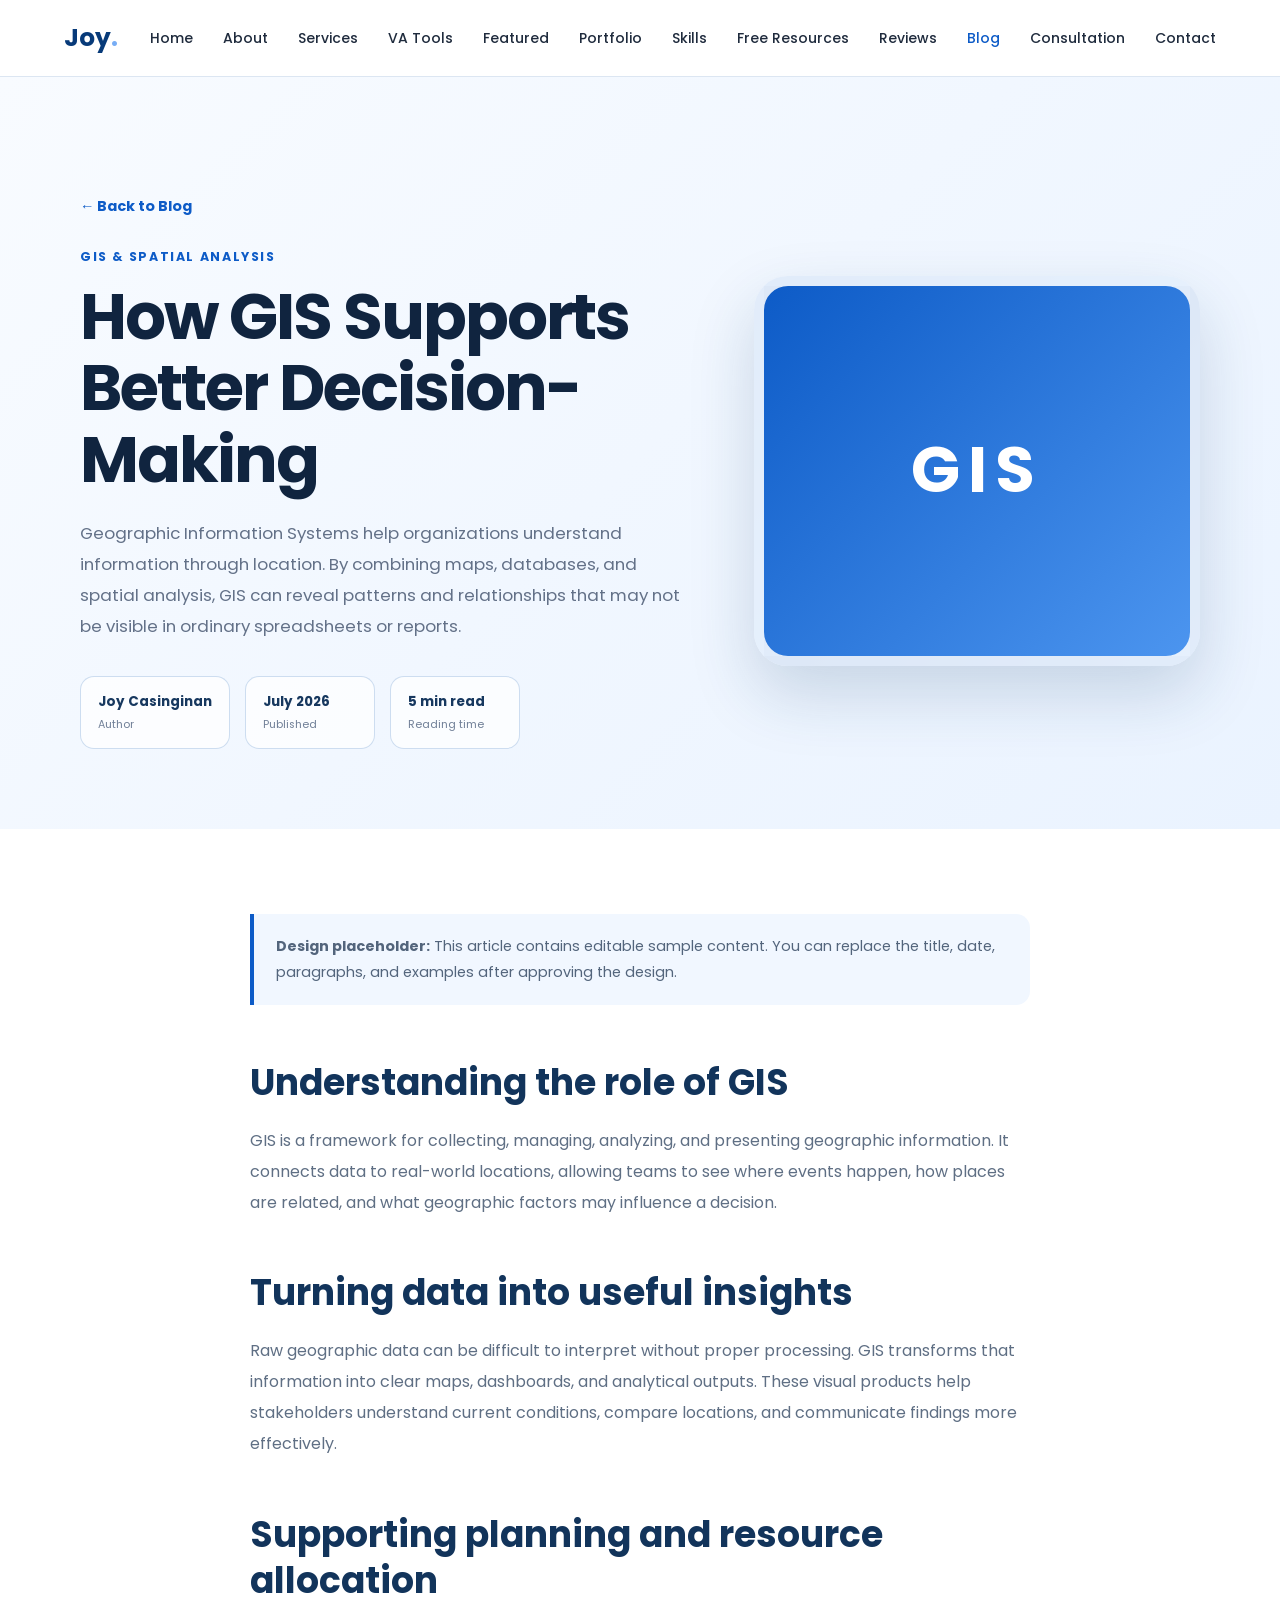
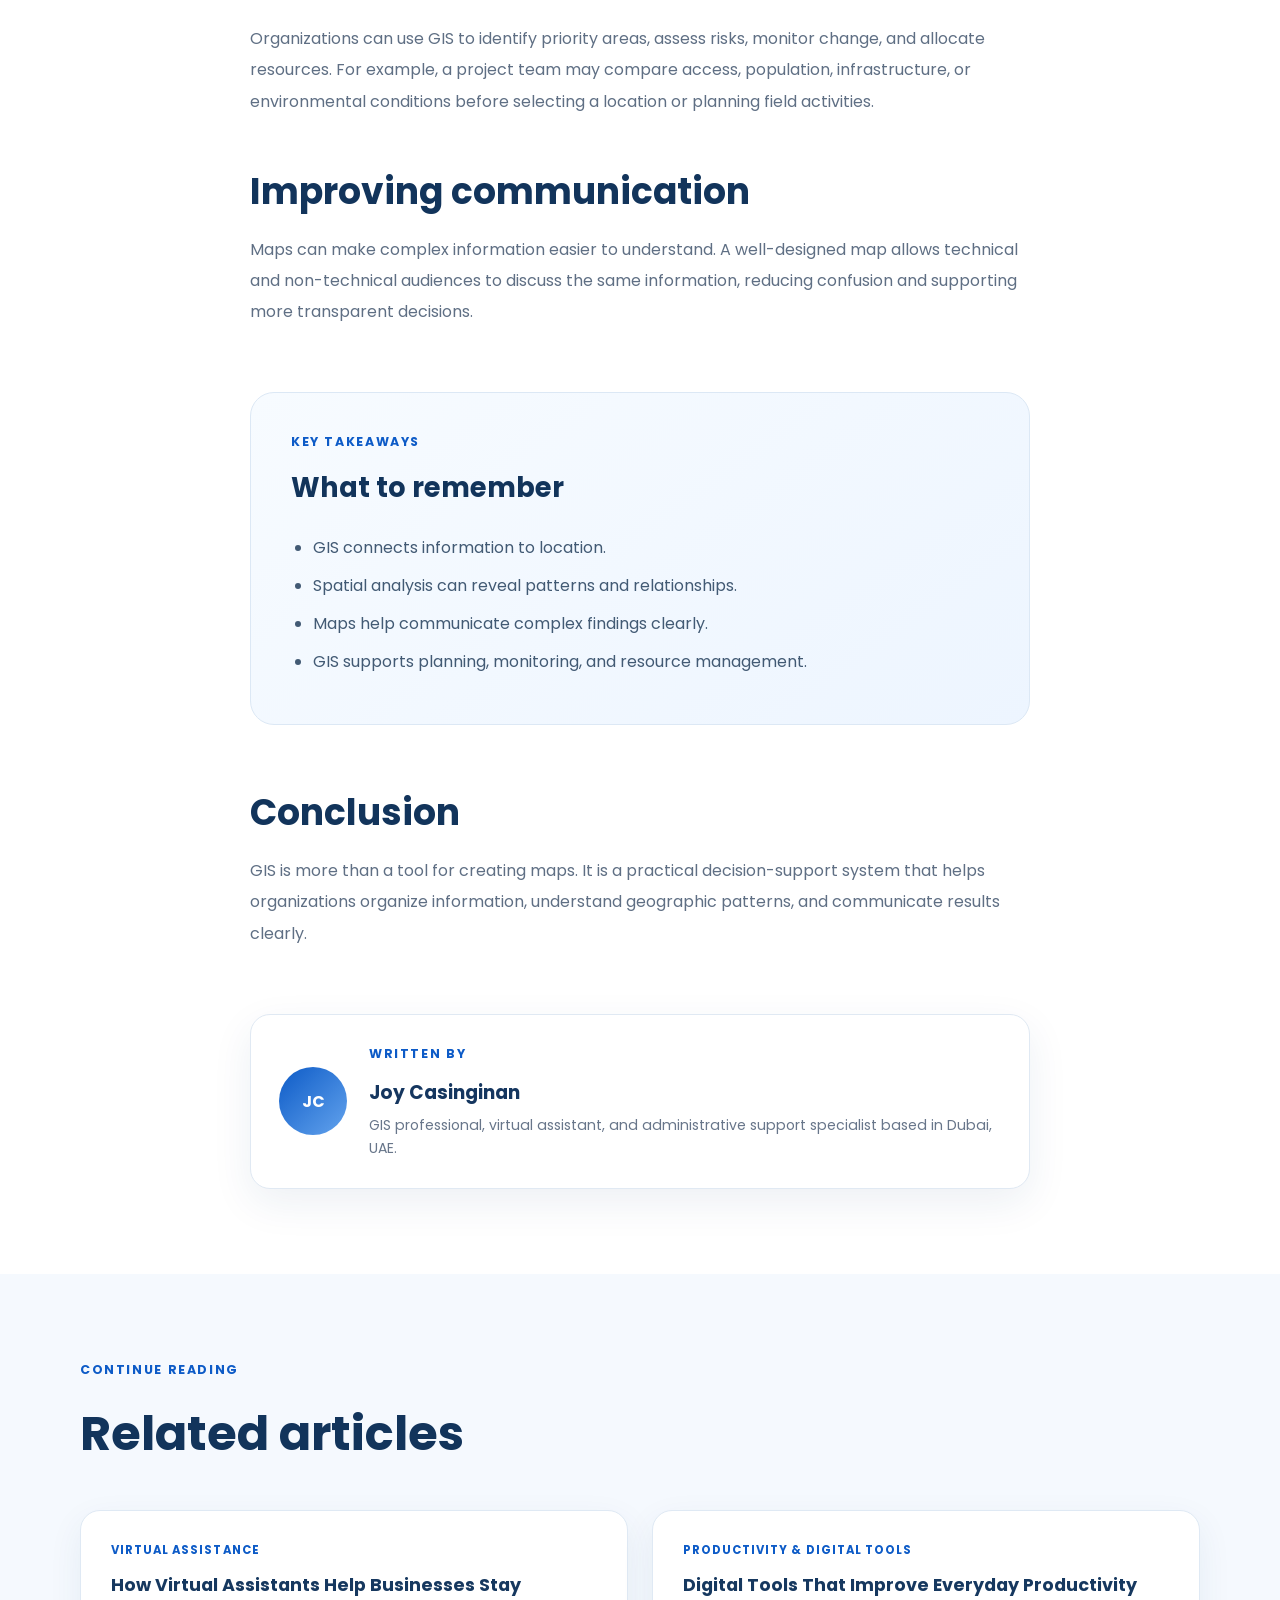
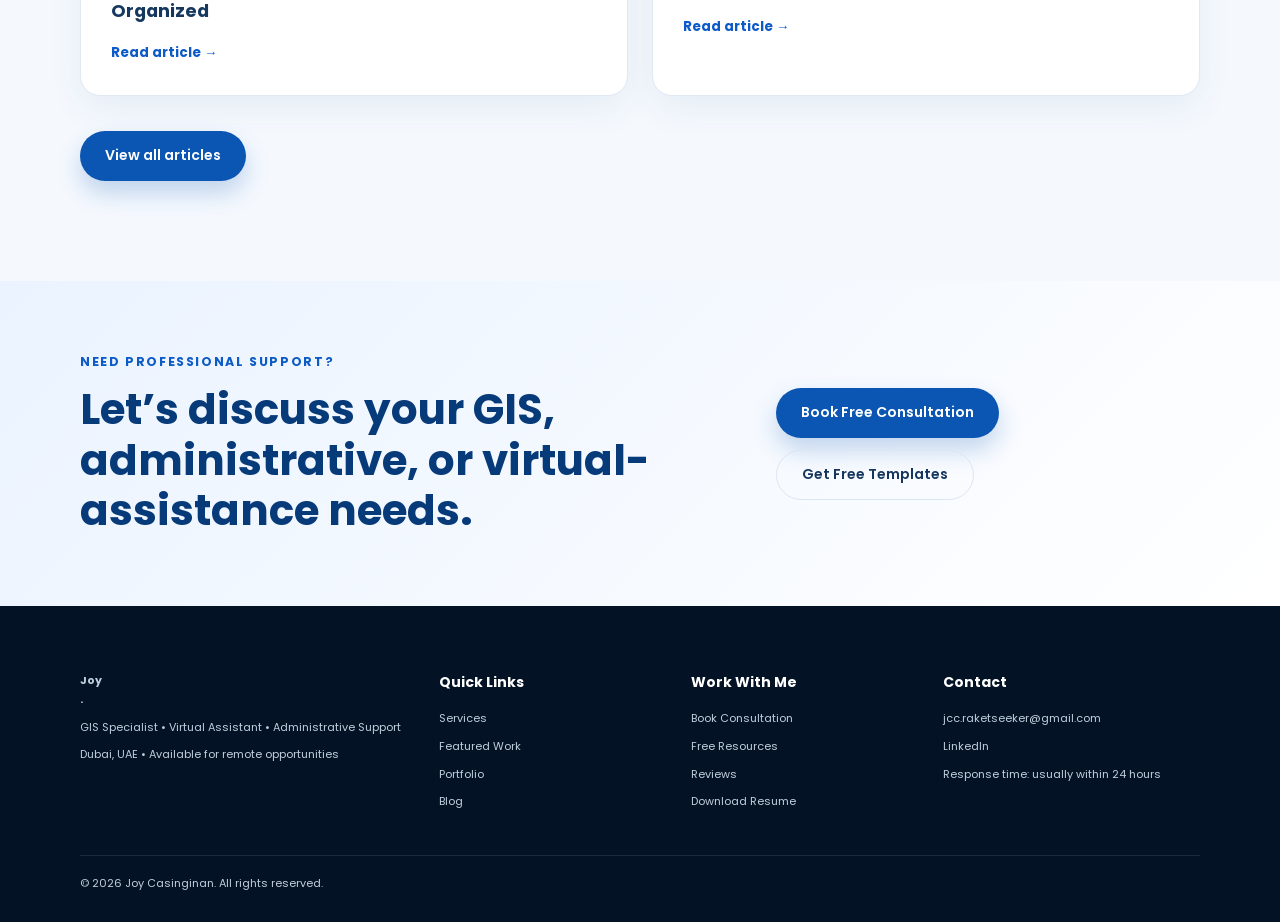
<file: blog-gis-decision-making.html>
<!DOCTYPE html>

<html lang="en">
<head>
<meta charset="utf-8"/>
<meta content="width=device-width, initial-scale=1.0" name="viewport"/>
<meta content="Learn how GIS mapping, spatial analysis, and geographic data support planning, communication, and better organizational decisions." name="description"/>
<title>How GIS Supports Better Decision-Making | Joy Casinginan</title>
<link href="https://fonts.googleapis.com" rel="preconnect"/>
<link crossorigin="" href="https://fonts.gstatic.com" rel="preconnect"/>
<link href="https://fonts.googleapis.com/css2?family=Poppins:wght@400;500;600;700&amp;display=swap" rel="stylesheet"/>
<link href="style.min.css" rel="stylesheet"/>
<link href="https://jccraketseeker-ae.github.io/jccraketseeker-ae/blog-gis-decision-making.html" rel="canonical"/><meta content="How GIS Supports Better Decision-Making | Joy Casinginan" property="og:title"/><meta content="Learn how GIS mapping, spatial analysis, and geographic data support planning, communication, and better organizational decisions." property="og:description"/><meta content="https://jccraketseeker-ae.github.io/jccraketseeker-ae/blog-gis-decision-making.html" property="og:url"/><meta content="article" property="og:type"/><meta content="Joy Casinginan" property="og:site_name"/><meta content="https://jccraketseeker-ae.github.io/jccraketseeker-ae/images/joy-profile.jpg" property="og:image"/><meta content="summary_large_image" name="twitter:card"/><meta content="How GIS Supports Better Decision-Making | Joy Casinginan" name="twitter:title"/><meta content="Learn how GIS mapping, spatial analysis, and geographic data support planning, communication, and better organizational decisions." name="twitter:description"/><meta content="https://jccraketseeker-ae.github.io/jccraketseeker-ae/images/joy-profile.jpg" name="twitter:image"/><link href="//cdnjs.cloudflare.com" rel="dns-prefetch"/><link href="//code.iconify.design" rel="dns-prefetch"/></head>
<body>
<header class="site-header">
<nav class="navbar">
<a class="logo" href="index.html#home">
                Joy<span>.</span>
</a>
<button aria-expanded="false" aria-label="Open navigation menu" class="menu-button" id="menuButton" type="button">
<span></span>
<span></span>
<span></span>
</button>
<ul class="nav-links" id="navLinks">
<li><a href="index.html#home">Home</a></li>
<li><a href="index.html#about">About</a></li>
<li><a href="index.html?open=services#services">Services</a></li>
<li><a href="index.html#va-tools">VA Tools</a></li>
<li><a href="index.html#featured-projects">Featured</a></li><li><a href="index.html#portfolio">Portfolio</a></li>
<li><a href="index.html#skills">Skills</a></li>
<li><a href="index.html#free-resources">Free Resources</a></li><li><a href="index.html#reviews">Reviews</a></li>
<li><a class="active" href="blog.html">Blog</a></li>
<li><a href="index.html#consultation">Consultation</a></li><li><a href="index.html#contact">Contact</a></li>
</ul>
</nav>
</header>
<main class="article-page">
<section class="article-hero">
<div class="article-container article-hero-grid">
<div class="article-hero-content">
<a class="article-back-link" href="blog.html">← Back to Blog</a>
<p class="article-category">GIS &amp; Spatial Analysis</p>
<h1>How GIS Supports Better Decision-Making</h1>
<p class="article-lead">Geographic Information Systems help organizations understand information through location. By combining maps, databases, and spatial analysis, GIS can reveal patterns and relationships that may not be visible in ordinary spreadsheets or reports.</p>
<div class="article-byline">
<span><strong>Joy Casinginan</strong><small>Author</small></span>
<span><strong>July 2026</strong><small>Published</small></span>
<span><strong>5 min read</strong><small>Reading time</small></span>
</div>
</div>
<div aria-label="Article featured visual" class="article-featured-visual blog-image-gis"><span>GIS</span></div>
</div>
</section>
<section class="article-body-wrap">
<article class="article-content">
<p class="article-note"><strong>Design placeholder:</strong> This article contains editable sample content. You can replace the title, date, paragraphs, and examples after approving the design.</p>
<section class="article-section"><h2>Understanding the role of GIS</h2><p>GIS is a framework for collecting, managing, analyzing, and presenting geographic information. It connects data to real-world locations, allowing teams to see where events happen, how places are related, and what geographic factors may influence a decision.</p></section>
<section class="article-section"><h2>Turning data into useful insights</h2><p>Raw geographic data can be difficult to interpret without proper processing. GIS transforms that information into clear maps, dashboards, and analytical outputs. These visual products help stakeholders understand current conditions, compare locations, and communicate findings more effectively.</p></section>
<section class="article-section"><h2>Supporting planning and resource allocation</h2><p>Organizations can use GIS to identify priority areas, assess risks, monitor change, and allocate resources. For example, a project team may compare access, population, infrastructure, or environmental conditions before selecting a location or planning field activities.</p></section>
<section class="article-section"><h2>Improving communication</h2><p>Maps can make complex information easier to understand. A well-designed map allows technical and non-technical audiences to discuss the same information, reducing confusion and supporting more transparent decisions.</p></section>
<aside class="article-takeaways">
<p class="article-takeaway-label">Key takeaways</p>
<h2>What to remember</h2>
<ul><li>GIS connects information to location.</li>
<li>Spatial analysis can reveal patterns and relationships.</li>
<li>Maps help communicate complex findings clearly.</li>
<li>GIS supports planning, monitoring, and resource management.</li></ul>
</aside>
<section class="article-section"><h2>Conclusion</h2><p>GIS is more than a tool for creating maps. It is a practical decision-support system that helps organizations organize information, understand geographic patterns, and communicate results clearly.</p></section>
<div class="article-author-box">
<div class="article-author-avatar">JC</div>
<div><p class="article-author-label">Written by</p><h3>Joy Casinginan</h3><p>GIS professional, virtual assistant, and administrative support specialist based in Dubai, UAE.</p></div>
</div>
</article>
</section>
<section class="related-articles">
<div class="article-container">
<p class="article-category">Continue reading</p>
<h2>Related articles</h2>
<div class="related-articles-grid"><a class="related-article-card" href="blog-virtual-assistant.html"><span>Virtual Assistance</span><strong>How Virtual Assistants Help Businesses Stay Organized</strong><small>Read article →</small></a><a class="related-article-card" href="blog-productivity-tools.html"><span>Productivity &amp; Digital Tools</span><strong>Digital Tools That Improve Everyday Productivity</strong><small>Read article →</small></a></div>
<a class="button primary-button article-blog-button" href="blog.html">View all articles</a>
</div>
</section>
<section class="article-lead-cta">
<div class="article-container article-lead-cta-inner">
<div>
<p class="article-category">Need professional support?</p>
<h2>Let’s discuss your GIS, administrative, or virtual-assistance needs.</h2>
</div>
<div>
<a class="button primary-button" href="index.html#consultation">Book Free Consultation</a>
<a class="button secondary-button" href="index.html#free-resources">Get Free Templates</a>
</div>
</div>
</section></main>
<footer class="professional-footer">
<div class="section-container footer-main-grid">
<div>
<a class="footer-logo" href="index.html#home">Joy<span>.</span></a>
<p>GIS Specialist • Virtual Assistant • Administrative Support</p>
<p>Dubai, UAE • Available for remote opportunities</p>
</div>
<div>
<h3>Quick Links</h3>
<a href="index.html?open=services#services">Services</a>
<a href="index.html#featured-projects">Featured Work</a>
<a href="index.html#portfolio">Portfolio</a>
<a class="active" href="blog.html">Blog</a>
</div>
<div>
<h3>Work With Me</h3>
<a href="index.html#consultation">Book Consultation</a>
<a href="index.html#free-resources">Free Resources</a>
<a href="index.html#reviews">Reviews</a>
<a download="" href="JOY RESUME.pdf">Download Resume</a>
</div>
<div>
<h3>Contact</h3>
<a href="mailto:jcc.raketseeker@gmail.com">jcc.raketseeker@gmail.com</a>
<a href="https://www.linkedin.com/in/casinginanjoy/" rel="noopener noreferrer" target="_blank">LinkedIn</a>
<span>Response time: usually within 24 hours</span>
</div>
</div>
<div class="section-container footer-bottom">
<p>© 2026 Joy Casinginan. All rights reserved.</p>
</div>
</footer><script defer="" src="script.min.js"></script>
</body>
</html>
</file>
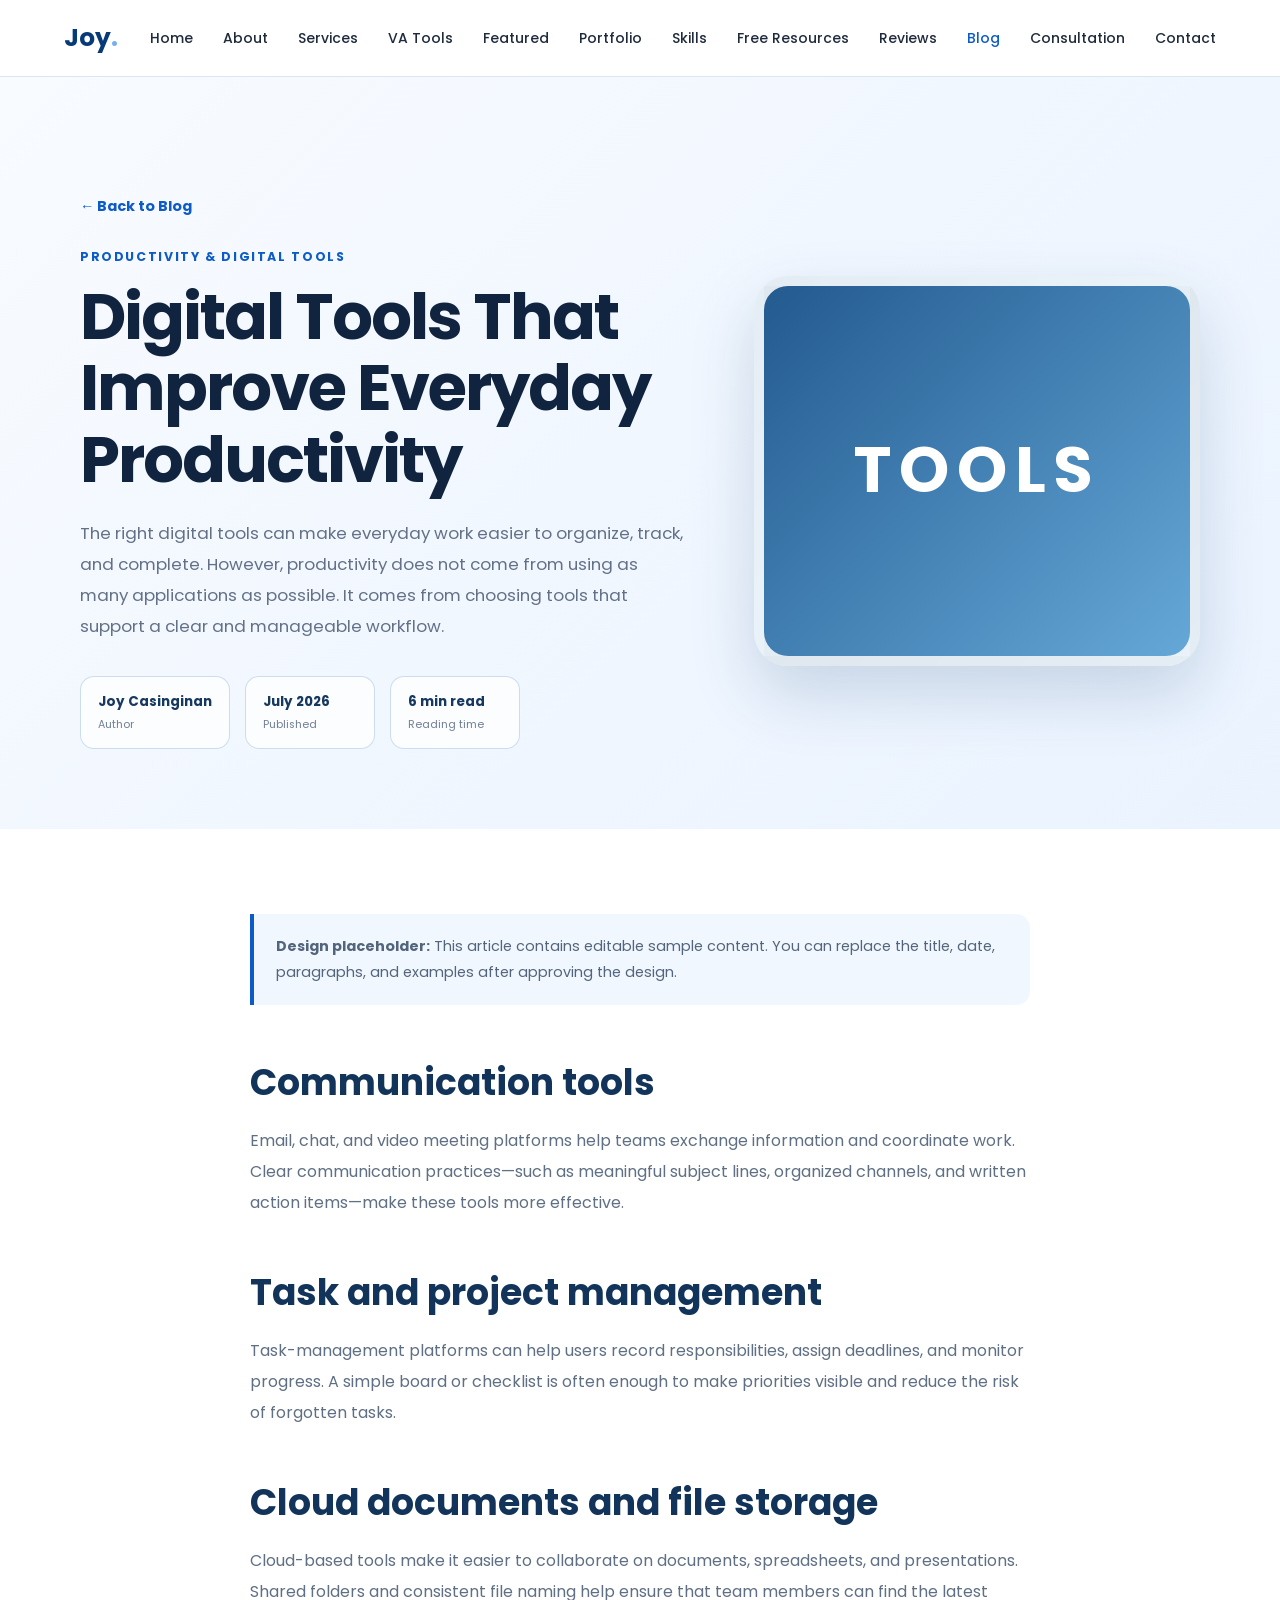
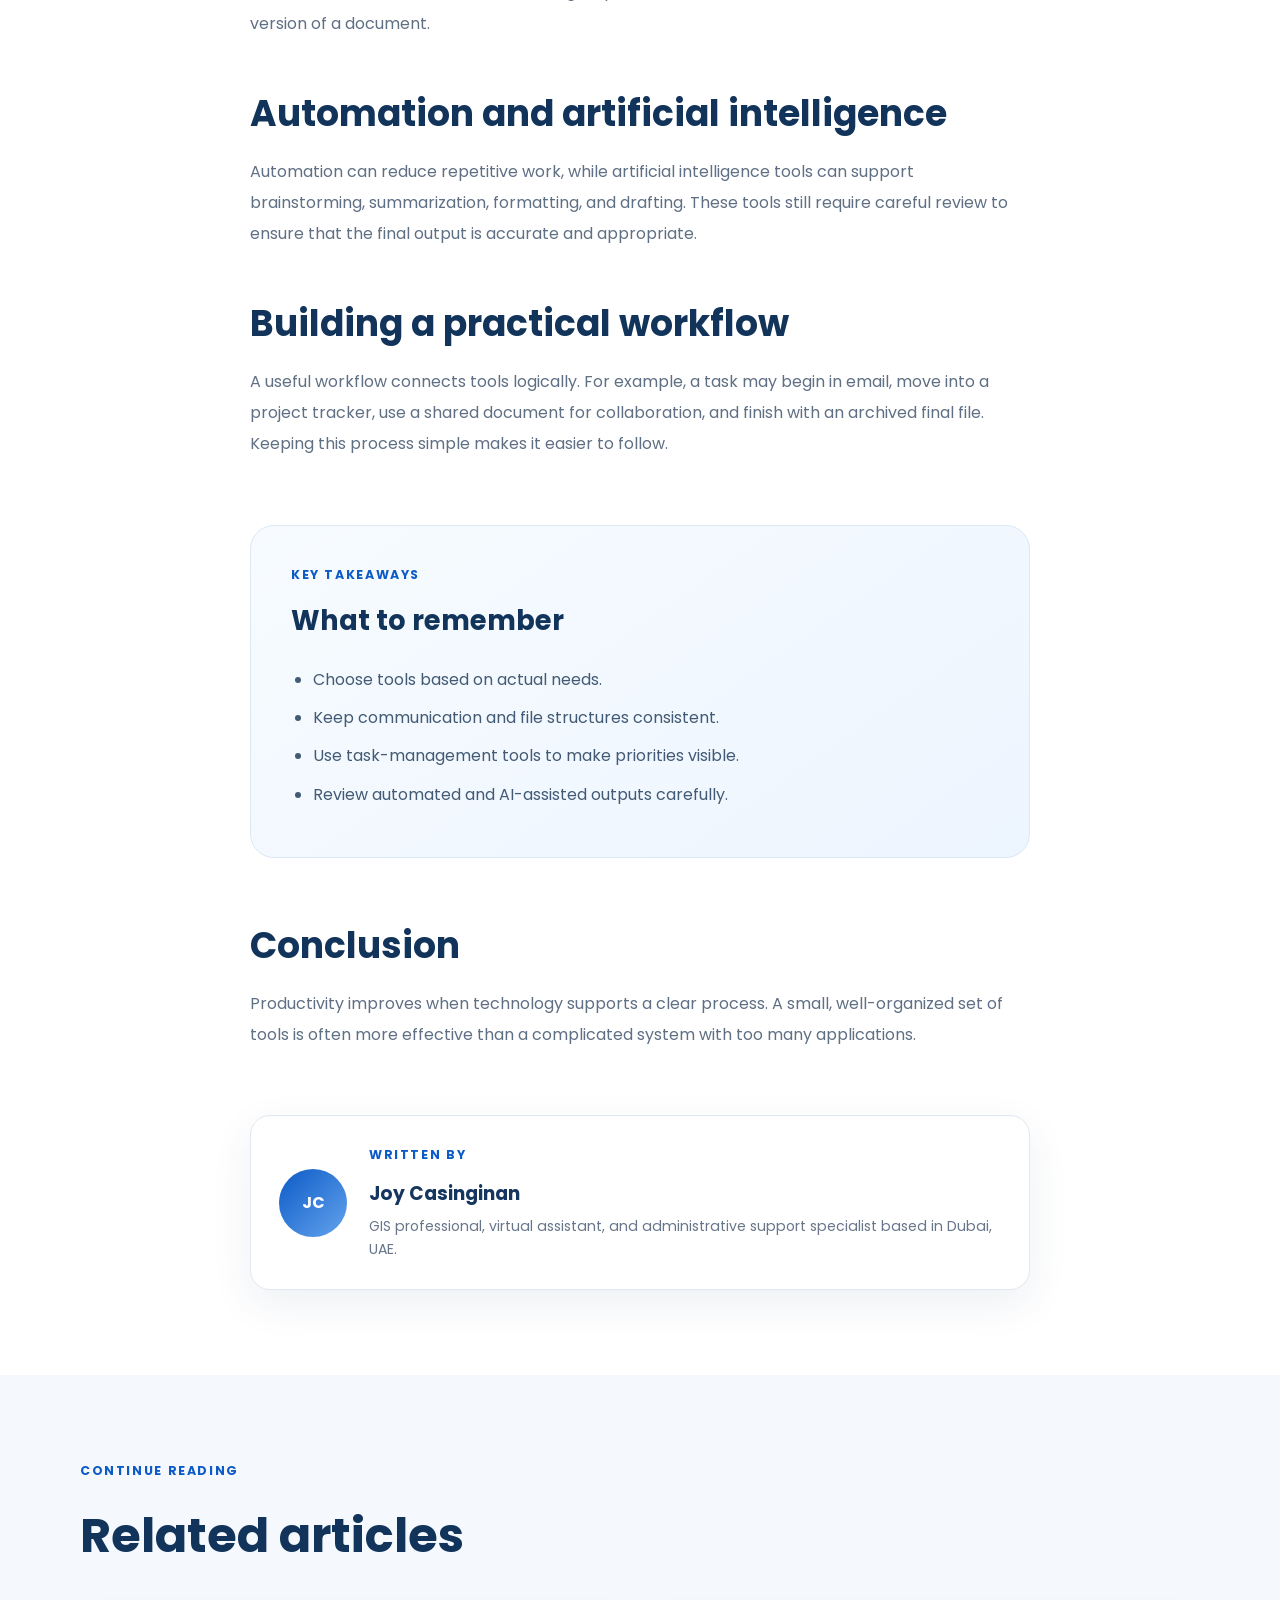
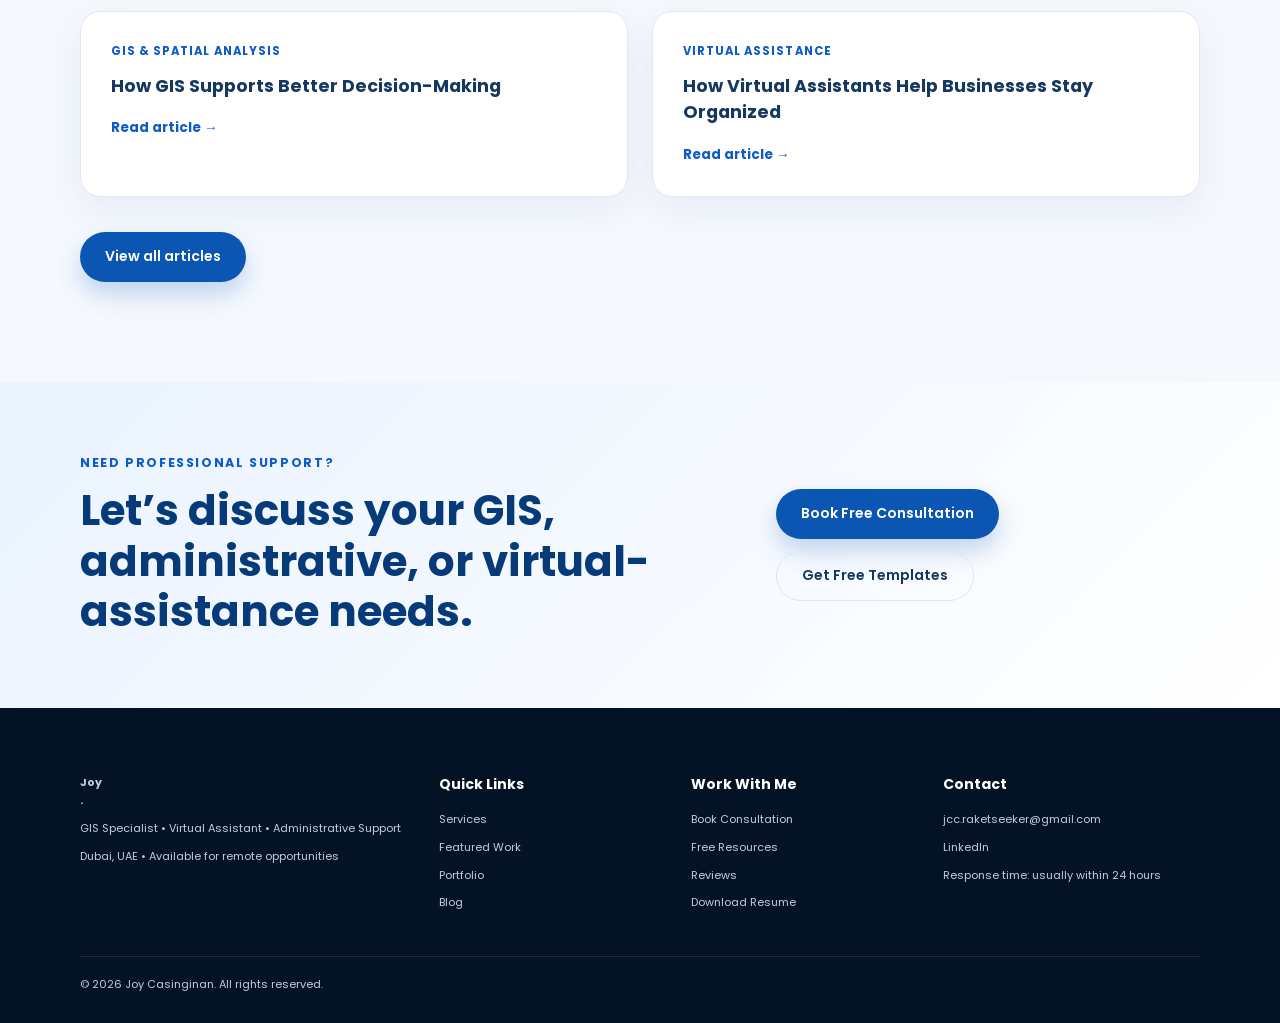
<file: blog-productivity-tools.html>
<!DOCTYPE html>

<html lang="en">
<head>
<meta charset="utf-8"/>
<meta content="width=device-width, initial-scale=1.0" name="viewport"/>
<meta content="A practical guide to digital tools for communication, task management, cloud collaboration, automation, and productivity." name="description"/>
<title>Digital Tools That Improve Everyday Productivity | Joy Casinginan</title>
<link href="https://fonts.googleapis.com" rel="preconnect"/>
<link crossorigin="" href="https://fonts.gstatic.com" rel="preconnect"/>
<link href="https://fonts.googleapis.com/css2?family=Poppins:wght@400;500;600;700&amp;display=swap" rel="stylesheet"/>
<link href="style.min.css" rel="stylesheet"/>
<link href="https://jccraketseeker-ae.github.io/jccraketseeker-ae/blog-productivity-tools.html" rel="canonical"/><meta content="Digital Tools That Improve Everyday Productivity | Joy Casinginan" property="og:title"/><meta content="A practical guide to digital tools for communication, task management, cloud collaboration, automation, and productivity." property="og:description"/><meta content="https://jccraketseeker-ae.github.io/jccraketseeker-ae/blog-productivity-tools.html" property="og:url"/><meta content="article" property="og:type"/><meta content="Joy Casinginan" property="og:site_name"/><meta content="https://jccraketseeker-ae.github.io/jccraketseeker-ae/images/joy-profile.jpg" property="og:image"/><meta content="summary_large_image" name="twitter:card"/><meta content="Digital Tools That Improve Everyday Productivity | Joy Casinginan" name="twitter:title"/><meta content="A practical guide to digital tools for communication, task management, cloud collaboration, automation, and productivity." name="twitter:description"/><meta content="https://jccraketseeker-ae.github.io/jccraketseeker-ae/images/joy-profile.jpg" name="twitter:image"/><link href="//cdnjs.cloudflare.com" rel="dns-prefetch"/><link href="//code.iconify.design" rel="dns-prefetch"/></head>
<body>
<header class="site-header">
<nav class="navbar">
<a class="logo" href="index.html#home">
                Joy<span>.</span>
</a>
<button aria-expanded="false" aria-label="Open navigation menu" class="menu-button" id="menuButton" type="button">
<span></span>
<span></span>
<span></span>
</button>
<ul class="nav-links" id="navLinks">
<li><a href="index.html#home">Home</a></li>
<li><a href="index.html#about">About</a></li>
<li><a href="index.html?open=services#services">Services</a></li>
<li><a href="index.html#va-tools">VA Tools</a></li>
<li><a href="index.html#featured-projects">Featured</a></li><li><a href="index.html#portfolio">Portfolio</a></li>
<li><a href="index.html#skills">Skills</a></li>
<li><a href="index.html#free-resources">Free Resources</a></li><li><a href="index.html#reviews">Reviews</a></li>
<li><a class="active" href="blog.html">Blog</a></li>
<li><a href="index.html#consultation">Consultation</a></li><li><a href="index.html#contact">Contact</a></li>
</ul>
</nav>
</header>
<main class="article-page">
<section class="article-hero">
<div class="article-container article-hero-grid">
<div class="article-hero-content">
<a class="article-back-link" href="blog.html">← Back to Blog</a>
<p class="article-category">Productivity &amp; Digital Tools</p>
<h1>Digital Tools That Improve Everyday Productivity</h1>
<p class="article-lead">The right digital tools can make everyday work easier to organize, track, and complete. However, productivity does not come from using as many applications as possible. It comes from choosing tools that support a clear and manageable workflow.</p>
<div class="article-byline">
<span><strong>Joy Casinginan</strong><small>Author</small></span>
<span><strong>July 2026</strong><small>Published</small></span>
<span><strong>6 min read</strong><small>Reading time</small></span>
</div>
</div>
<div aria-label="Article featured visual" class="article-featured-visual blog-image-productivity"><span>TOOLS</span></div>
</div>
</section>
<section class="article-body-wrap">
<article class="article-content">
<p class="article-note"><strong>Design placeholder:</strong> This article contains editable sample content. You can replace the title, date, paragraphs, and examples after approving the design.</p>
<section class="article-section"><h2>Communication tools</h2><p>Email, chat, and video meeting platforms help teams exchange information and coordinate work. Clear communication practices—such as meaningful subject lines, organized channels, and written action items—make these tools more effective.</p></section>
<section class="article-section"><h2>Task and project management</h2><p>Task-management platforms can help users record responsibilities, assign deadlines, and monitor progress. A simple board or checklist is often enough to make priorities visible and reduce the risk of forgotten tasks.</p></section>
<section class="article-section"><h2>Cloud documents and file storage</h2><p>Cloud-based tools make it easier to collaborate on documents, spreadsheets, and presentations. Shared folders and consistent file naming help ensure that team members can find the latest version of a document.</p></section>
<section class="article-section"><h2>Automation and artificial intelligence</h2><p>Automation can reduce repetitive work, while artificial intelligence tools can support brainstorming, summarization, formatting, and drafting. These tools still require careful review to ensure that the final output is accurate and appropriate.</p></section>
<section class="article-section"><h2>Building a practical workflow</h2><p>A useful workflow connects tools logically. For example, a task may begin in email, move into a project tracker, use a shared document for collaboration, and finish with an archived final file. Keeping this process simple makes it easier to follow.</p></section>
<aside class="article-takeaways">
<p class="article-takeaway-label">Key takeaways</p>
<h2>What to remember</h2>
<ul><li>Choose tools based on actual needs.</li>
<li>Keep communication and file structures consistent.</li>
<li>Use task-management tools to make priorities visible.</li>
<li>Review automated and AI-assisted outputs carefully.</li></ul>
</aside>
<section class="article-section"><h2>Conclusion</h2><p>Productivity improves when technology supports a clear process. A small, well-organized set of tools is often more effective than a complicated system with too many applications.</p></section>
<div class="article-author-box">
<div class="article-author-avatar">JC</div>
<div><p class="article-author-label">Written by</p><h3>Joy Casinginan</h3><p>GIS professional, virtual assistant, and administrative support specialist based in Dubai, UAE.</p></div>
</div>
</article>
</section>
<section class="related-articles">
<div class="article-container">
<p class="article-category">Continue reading</p>
<h2>Related articles</h2>
<div class="related-articles-grid"><a class="related-article-card" href="blog-gis-decision-making.html"><span>GIS &amp; Spatial Analysis</span><strong>How GIS Supports Better Decision-Making</strong><small>Read article →</small></a><a class="related-article-card" href="blog-virtual-assistant.html"><span>Virtual Assistance</span><strong>How Virtual Assistants Help Businesses Stay Organized</strong><small>Read article →</small></a></div>
<a class="button primary-button article-blog-button" href="blog.html">View all articles</a>
</div>
</section>
<section class="article-lead-cta">
<div class="article-container article-lead-cta-inner">
<div>
<p class="article-category">Need professional support?</p>
<h2>Let’s discuss your GIS, administrative, or virtual-assistance needs.</h2>
</div>
<div>
<a class="button primary-button" href="index.html#consultation">Book Free Consultation</a>
<a class="button secondary-button" href="index.html#free-resources">Get Free Templates</a>
</div>
</div>
</section></main>
<footer class="professional-footer">
<div class="section-container footer-main-grid">
<div>
<a class="footer-logo" href="index.html#home">Joy<span>.</span></a>
<p>GIS Specialist • Virtual Assistant • Administrative Support</p>
<p>Dubai, UAE • Available for remote opportunities</p>
</div>
<div>
<h3>Quick Links</h3>
<a href="index.html?open=services#services">Services</a>
<a href="index.html#featured-projects">Featured Work</a>
<a href="index.html#portfolio">Portfolio</a>
<a class="active" href="blog.html">Blog</a>
</div>
<div>
<h3>Work With Me</h3>
<a href="index.html#consultation">Book Consultation</a>
<a href="index.html#free-resources">Free Resources</a>
<a href="index.html#reviews">Reviews</a>
<a download="" href="JOY RESUME.pdf">Download Resume</a>
</div>
<div>
<h3>Contact</h3>
<a href="mailto:jcc.raketseeker@gmail.com">jcc.raketseeker@gmail.com</a>
<a href="https://www.linkedin.com/in/casinginanjoy/" rel="noopener noreferrer" target="_blank">LinkedIn</a>
<span>Response time: usually within 24 hours</span>
</div>
</div>
<div class="section-container footer-bottom">
<p>© 2026 Joy Casinginan. All rights reserved.</p>
</div>
</footer><script defer="" src="script.min.js"></script>
</body>
</html>
</file>
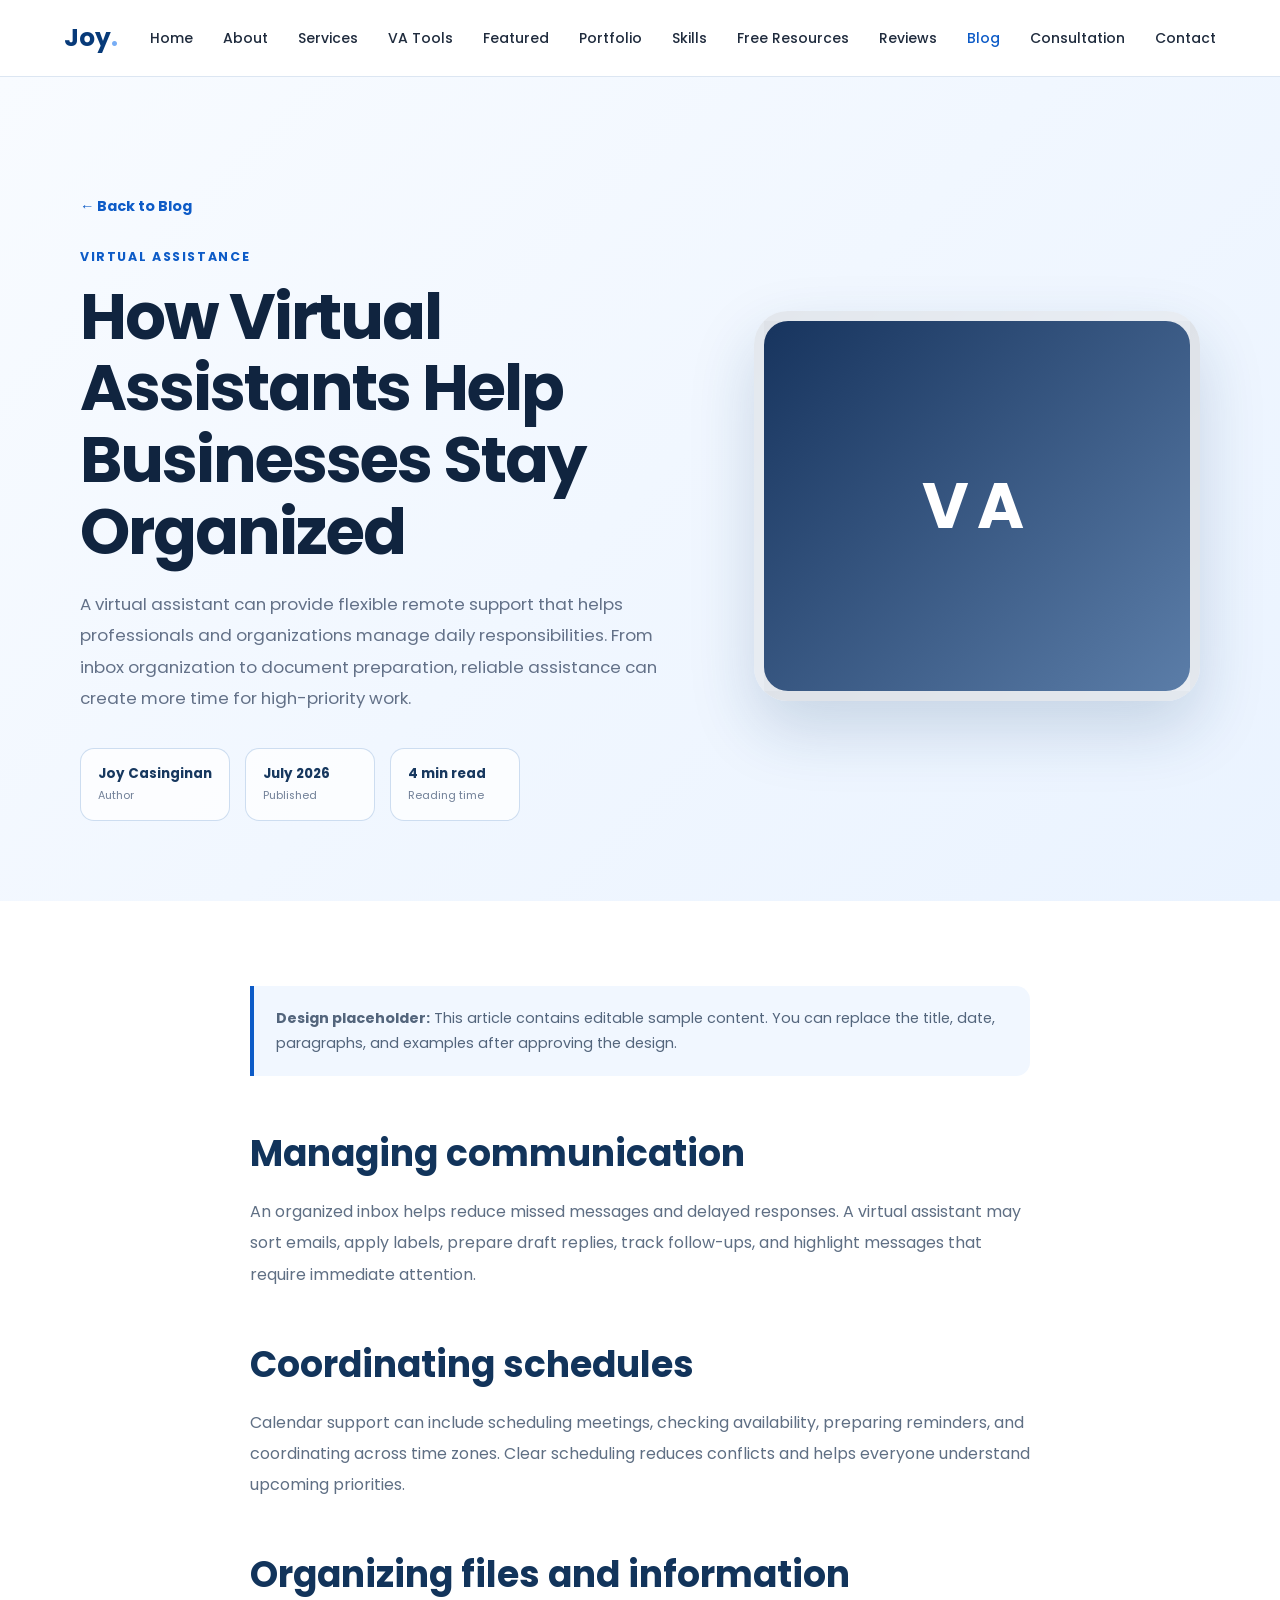
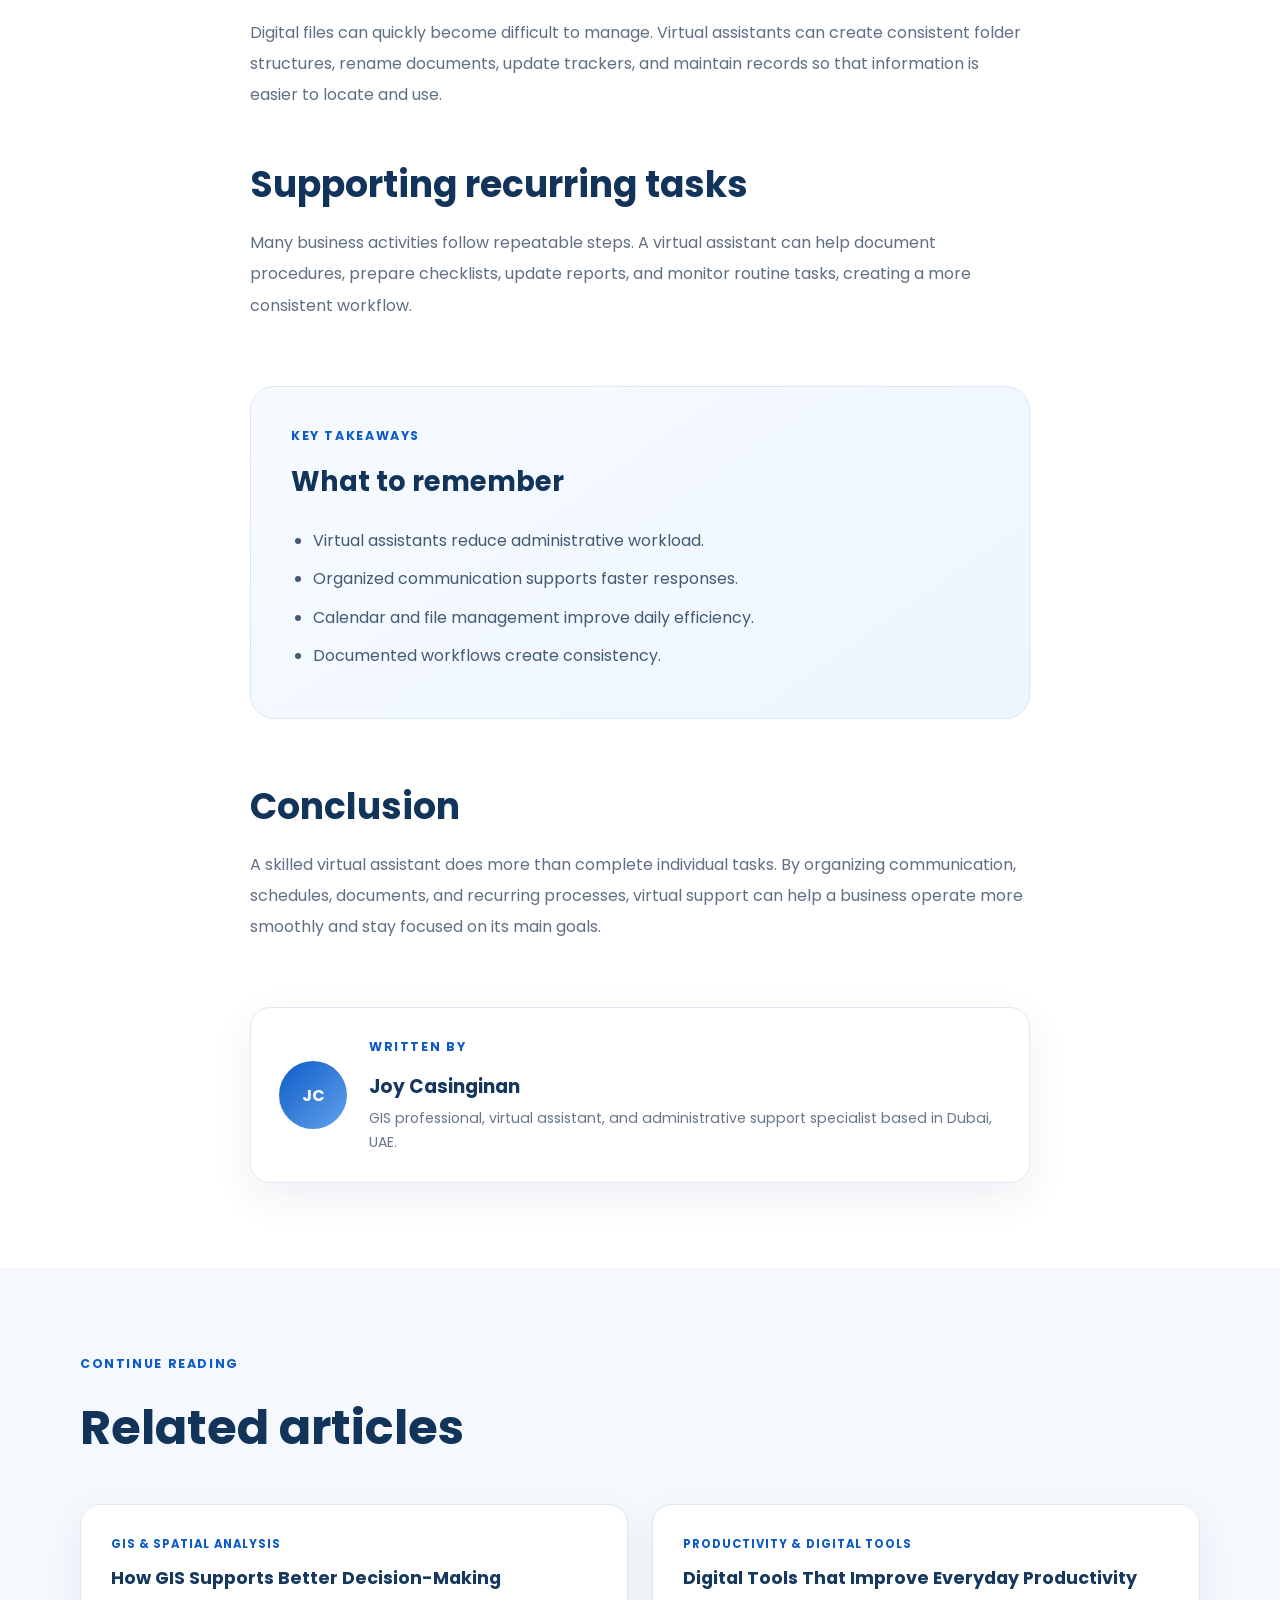
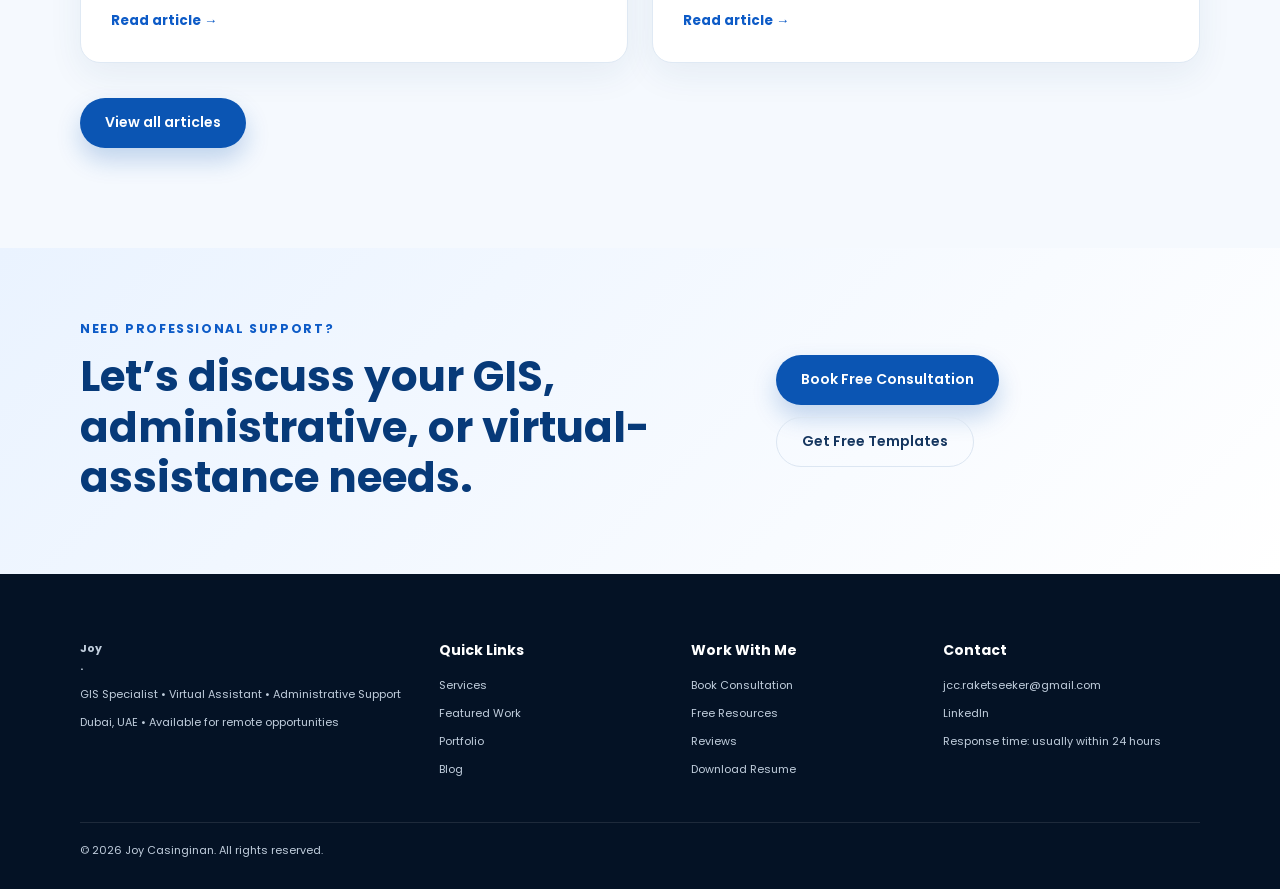
<file: blog-virtual-assistant.html>
<!DOCTYPE html>

<html lang="en">
<head>
<meta charset="utf-8"/>
<meta content="width=device-width, initial-scale=1.0" name="viewport"/>
<meta content="Discover how virtual assistants support inboxes, schedules, documents, recurring tasks, and daily business operations." name="description"/>
<title>How Virtual Assistants Help Businesses Stay Organized | Joy Casinginan</title>
<link href="https://fonts.googleapis.com" rel="preconnect"/>
<link crossorigin="" href="https://fonts.gstatic.com" rel="preconnect"/>
<link href="https://fonts.googleapis.com/css2?family=Poppins:wght@400;500;600;700&amp;display=swap" rel="stylesheet"/>
<link href="style.min.css" rel="stylesheet"/>
<link href="https://jccraketseeker-ae.github.io/jccraketseeker-ae/blog-virtual-assistant.html" rel="canonical"/><meta content="How Virtual Assistants Help Businesses Stay Organized | Joy Casinginan" property="og:title"/><meta content="Discover how virtual assistants support inboxes, schedules, documents, recurring tasks, and daily business operations." property="og:description"/><meta content="https://jccraketseeker-ae.github.io/jccraketseeker-ae/blog-virtual-assistant.html" property="og:url"/><meta content="article" property="og:type"/><meta content="Joy Casinginan" property="og:site_name"/><meta content="https://jccraketseeker-ae.github.io/jccraketseeker-ae/images/joy-profile.jpg" property="og:image"/><meta content="summary_large_image" name="twitter:card"/><meta content="How Virtual Assistants Help Businesses Stay Organized | Joy Casinginan" name="twitter:title"/><meta content="Discover how virtual assistants support inboxes, schedules, documents, recurring tasks, and daily business operations." name="twitter:description"/><meta content="https://jccraketseeker-ae.github.io/jccraketseeker-ae/images/joy-profile.jpg" name="twitter:image"/><link href="//cdnjs.cloudflare.com" rel="dns-prefetch"/><link href="//code.iconify.design" rel="dns-prefetch"/></head>
<body>
<header class="site-header">
<nav class="navbar">
<a class="logo" href="index.html#home">
                Joy<span>.</span>
</a>
<button aria-expanded="false" aria-label="Open navigation menu" class="menu-button" id="menuButton" type="button">
<span></span>
<span></span>
<span></span>
</button>
<ul class="nav-links" id="navLinks">
<li><a href="index.html#home">Home</a></li>
<li><a href="index.html#about">About</a></li>
<li><a href="index.html?open=services#services">Services</a></li>
<li><a href="index.html#va-tools">VA Tools</a></li>
<li><a href="index.html#featured-projects">Featured</a></li><li><a href="index.html#portfolio">Portfolio</a></li>
<li><a href="index.html#skills">Skills</a></li>
<li><a href="index.html#free-resources">Free Resources</a></li><li><a href="index.html#reviews">Reviews</a></li>
<li><a class="active" href="blog.html">Blog</a></li>
<li><a href="index.html#consultation">Consultation</a></li><li><a href="index.html#contact">Contact</a></li>
</ul>
</nav>
</header>
<main class="article-page">
<section class="article-hero">
<div class="article-container article-hero-grid">
<div class="article-hero-content">
<a class="article-back-link" href="blog.html">← Back to Blog</a>
<p class="article-category">Virtual Assistance</p>
<h1>How Virtual Assistants Help Businesses Stay Organized</h1>
<p class="article-lead">A virtual assistant can provide flexible remote support that helps professionals and organizations manage daily responsibilities. From inbox organization to document preparation, reliable assistance can create more time for high-priority work.</p>
<div class="article-byline">
<span><strong>Joy Casinginan</strong><small>Author</small></span>
<span><strong>July 2026</strong><small>Published</small></span>
<span><strong>4 min read</strong><small>Reading time</small></span>
</div>
</div>
<div aria-label="Article featured visual" class="article-featured-visual blog-image-va"><span>VA</span></div>
</div>
</section>
<section class="article-body-wrap">
<article class="article-content">
<p class="article-note"><strong>Design placeholder:</strong> This article contains editable sample content. You can replace the title, date, paragraphs, and examples after approving the design.</p>
<section class="article-section"><h2>Managing communication</h2><p>An organized inbox helps reduce missed messages and delayed responses. A virtual assistant may sort emails, apply labels, prepare draft replies, track follow-ups, and highlight messages that require immediate attention.</p></section>
<section class="article-section"><h2>Coordinating schedules</h2><p>Calendar support can include scheduling meetings, checking availability, preparing reminders, and coordinating across time zones. Clear scheduling reduces conflicts and helps everyone understand upcoming priorities.</p></section>
<section class="article-section"><h2>Organizing files and information</h2><p>Digital files can quickly become difficult to manage. Virtual assistants can create consistent folder structures, rename documents, update trackers, and maintain records so that information is easier to locate and use.</p></section>
<section class="article-section"><h2>Supporting recurring tasks</h2><p>Many business activities follow repeatable steps. A virtual assistant can help document procedures, prepare checklists, update reports, and monitor routine tasks, creating a more consistent workflow.</p></section>
<aside class="article-takeaways">
<p class="article-takeaway-label">Key takeaways</p>
<h2>What to remember</h2>
<ul><li>Virtual assistants reduce administrative workload.</li>
<li>Organized communication supports faster responses.</li>
<li>Calendar and file management improve daily efficiency.</li>
<li>Documented workflows create consistency.</li></ul>
</aside>
<section class="article-section"><h2>Conclusion</h2><p>A skilled virtual assistant does more than complete individual tasks. By organizing communication, schedules, documents, and recurring processes, virtual support can help a business operate more smoothly and stay focused on its main goals.</p></section>
<div class="article-author-box">
<div class="article-author-avatar">JC</div>
<div><p class="article-author-label">Written by</p><h3>Joy Casinginan</h3><p>GIS professional, virtual assistant, and administrative support specialist based in Dubai, UAE.</p></div>
</div>
</article>
</section>
<section class="related-articles">
<div class="article-container">
<p class="article-category">Continue reading</p>
<h2>Related articles</h2>
<div class="related-articles-grid"><a class="related-article-card" href="blog-gis-decision-making.html"><span>GIS &amp; Spatial Analysis</span><strong>How GIS Supports Better Decision-Making</strong><small>Read article →</small></a><a class="related-article-card" href="blog-productivity-tools.html"><span>Productivity &amp; Digital Tools</span><strong>Digital Tools That Improve Everyday Productivity</strong><small>Read article →</small></a></div>
<a class="button primary-button article-blog-button" href="blog.html">View all articles</a>
</div>
</section>
<section class="article-lead-cta">
<div class="article-container article-lead-cta-inner">
<div>
<p class="article-category">Need professional support?</p>
<h2>Let’s discuss your GIS, administrative, or virtual-assistance needs.</h2>
</div>
<div>
<a class="button primary-button" href="index.html#consultation">Book Free Consultation</a>
<a class="button secondary-button" href="index.html#free-resources">Get Free Templates</a>
</div>
</div>
</section></main>
<footer class="professional-footer">
<div class="section-container footer-main-grid">
<div>
<a class="footer-logo" href="index.html#home">Joy<span>.</span></a>
<p>GIS Specialist • Virtual Assistant • Administrative Support</p>
<p>Dubai, UAE • Available for remote opportunities</p>
</div>
<div>
<h3>Quick Links</h3>
<a href="index.html?open=services#services">Services</a>
<a href="index.html#featured-projects">Featured Work</a>
<a href="index.html#portfolio">Portfolio</a>
<a class="active" href="blog.html">Blog</a>
</div>
<div>
<h3>Work With Me</h3>
<a href="index.html#consultation">Book Consultation</a>
<a href="index.html#free-resources">Free Resources</a>
<a href="index.html#reviews">Reviews</a>
<a download="" href="JOY RESUME.pdf">Download Resume</a>
</div>
<div>
<h3>Contact</h3>
<a href="mailto:jcc.raketseeker@gmail.com">jcc.raketseeker@gmail.com</a>
<a href="https://www.linkedin.com/in/casinginanjoy/" rel="noopener noreferrer" target="_blank">LinkedIn</a>
<span>Response time: usually within 24 hours</span>
</div>
</div>
<div class="section-container footer-bottom">
<p>© 2026 Joy Casinginan. All rights reserved.</p>
</div>
</footer><script defer="" src="script.min.js"></script>
</body>
</html>
</file>
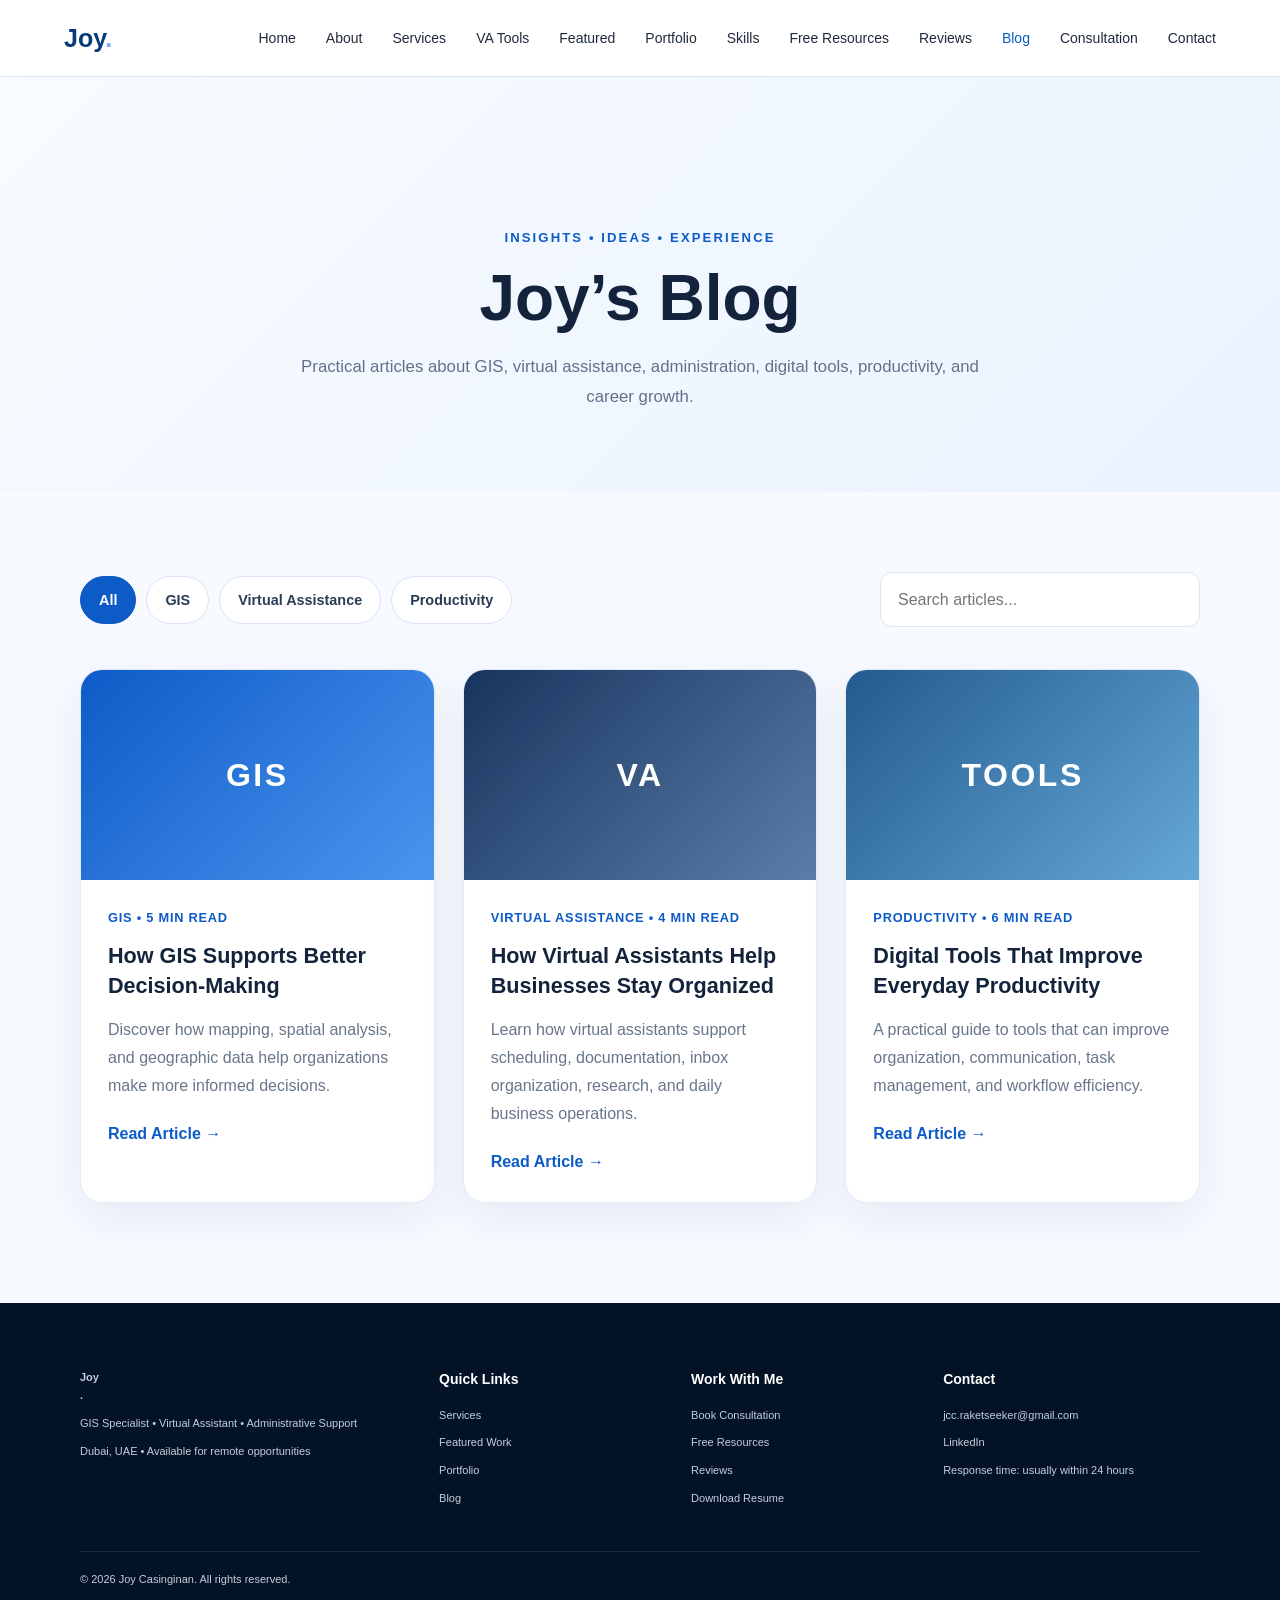
<file: blog.html>
<!DOCTYPE html>

<html lang="en">
<head>
<meta charset="utf-8"/>
<meta content="width=device-width, initial-scale=1.0" name="viewport"/>
<title>Joy’s Blog | GIS, Virtual Assistance &amp; Productivity</title>
<link href="style.min.css" rel="stylesheet"/>
<meta content="Practical articles by Joy Casinginan about GIS, virtual assistance, administration, digital tools, productivity, and career growth." name="description"/><link href="https://jccraketseeker-ae.github.io/jccraketseeker-ae/blog.html" rel="canonical"/><meta content="Joy’s Blog | GIS, Virtual Assistance &amp; Productivity" property="og:title"/><meta content="Practical articles by Joy Casinginan about GIS, virtual assistance, administration, digital tools, productivity, and career growth." property="og:description"/><meta content="https://jccraketseeker-ae.github.io/jccraketseeker-ae/blog.html" property="og:url"/><meta content="website" property="og:type"/><meta content="Joy Casinginan" property="og:site_name"/><meta content="https://jccraketseeker-ae.github.io/jccraketseeker-ae/images/joy-profile.jpg" property="og:image"/><meta content="summary_large_image" name="twitter:card"/><meta content="Joy’s Blog | GIS, Virtual Assistance &amp; Productivity" name="twitter:title"/><meta content="Practical articles by Joy Casinginan about GIS, virtual assistance, administration, digital tools, productivity, and career growth." name="twitter:description"/><meta content="https://jccraketseeker-ae.github.io/jccraketseeker-ae/images/joy-profile.jpg" name="twitter:image"/><link href="//cdnjs.cloudflare.com" rel="dns-prefetch"/><link href="//code.iconify.design" rel="dns-prefetch"/></head>
<body>
<header class="site-header">
<nav class="navbar">
<a class="logo" href="index.html#home">
                Joy<span>.</span>
</a>
<button aria-expanded="false" aria-label="Open navigation menu" class="menu-button" id="menuButton" type="button">
<span></span>
<span></span>
<span></span>
</button>
<ul class="nav-links" id="navLinks">
<li><a href="index.html#home">Home</a></li>
<li><a href="index.html#about">About</a></li>
<li><a href="index.html?open=services#services">Services</a></li>
<li><a href="index.html#va-tools">VA Tools</a></li>
<li><a href="index.html#featured-projects">Featured</a></li><li><a href="index.html#portfolio">Portfolio</a></li>
<li><a href="index.html#skills">Skills</a></li>
<li><a href="index.html#free-resources">Free Resources</a></li><li><a href="index.html#reviews">Reviews</a></li>
<li><a class="active" href="blog.html">Blog</a></li>
<li><a href="index.html#consultation">Consultation</a></li><li><a href="index.html#contact">Contact</a></li>
</ul>
</nav>
</header>
<main class="blog-page">
<section class="blog-hero">
<div class="container">
<p class="blog-label">
                INSIGHTS • IDEAS • EXPERIENCE
            </p>
<h1>Joy’s Blog</h1>
<p class="blog-intro">
                Practical articles about GIS, virtual assistance,
                administration, digital tools, productivity, and career growth.
            </p>
</div>
</section>
<section class="blog-section">
<div class="container">
<div class="blog-toolbar">
<div class="blog-categories">
<button class="category-button active" data-category="all">
                        All
                    </button>
<button class="category-button" data-category="gis">
                        GIS
                    </button>
<button class="category-button" data-category="va">
                        Virtual Assistance
                    </button>
<button class="category-button" data-category="productivity">
                        Productivity
                    </button>
</div>
<input aria-label="Search blog articles" class="blog-search" id="blogSearch" placeholder="Search articles..." type="search"/>
</div>
<div class="blog-grid" id="blogGrid">
<article class="blog-card" data-category="gis">
<div class="blog-card-image blog-image-gis">
<span>GIS</span>
</div>
<div class="blog-card-content">
<p class="blog-meta">
                            GIS • 5 min read
                        </p>
<h2>
                            How GIS Supports Better Decision-Making
                        </h2>
<p>
                            Discover how mapping, spatial analysis, and
                            geographic data help organizations make more
                            informed decisions.
                        </p>
<a class="blog-read-more" href="blog-gis-decision-making.html">
                            Read Article →
                        </a>
</div>
</article>
<article class="blog-card" data-category="va">
<div class="blog-card-image blog-image-va">
<span>VA</span>
</div>
<div class="blog-card-content">
<p class="blog-meta">
                            Virtual Assistance • 4 min read
                        </p>
<h2>
                            How Virtual Assistants Help Businesses Stay Organized
                        </h2>
<p>
                            Learn how virtual assistants support scheduling,
                            documentation, inbox organization, research, and
                            daily business operations.
                        </p>
<a class="blog-read-more" href="blog-virtual-assistant.html">
                            Read Article →
                        </a>
</div>
</article>
<article class="blog-card" data-category="productivity">
<div class="blog-card-image blog-image-productivity">
<span>TOOLS</span>
</div>
<div class="blog-card-content">
<p class="blog-meta">
                            Productivity • 6 min read
                        </p>
<h2>
                            Digital Tools That Improve Everyday Productivity
                        </h2>
<p>
                            A practical guide to tools that can improve
                            organization, communication, task management,
                            and workflow efficiency.
                        </p>
<a class="blog-read-more" href="blog-productivity-tools.html">
                            Read Article →
                        </a>
</div>
</article>
</div>
<p class="no-blog-results" id="noBlogResults">
                No articles matched your search.
            </p>
</div>
</section>
</main>
<footer class="professional-footer">
<div class="section-container footer-main-grid">
<div>
<a class="footer-logo" href="index.html#home">Joy<span>.</span></a>
<p>GIS Specialist • Virtual Assistant • Administrative Support</p>
<p>Dubai, UAE • Available for remote opportunities</p>
</div>
<div>
<h3>Quick Links</h3>
<a href="index.html?open=services#services">Services</a>
<a href="index.html#featured-projects">Featured Work</a>
<a href="index.html#portfolio">Portfolio</a>
<a class="active" href="blog.html">Blog</a>
</div>
<div>
<h3>Work With Me</h3>
<a href="index.html#consultation">Book Consultation</a>
<a href="index.html#free-resources">Free Resources</a>
<a href="index.html#reviews">Reviews</a>
<a download="" href="JOY RESUME.pdf">Download Resume</a>
</div>
<div>
<h3>Contact</h3>
<a href="mailto:jcc.raketseeker@gmail.com">jcc.raketseeker@gmail.com</a>
<a href="https://www.linkedin.com/in/casinginanjoy/" rel="noopener noreferrer" target="_blank">LinkedIn</a>
<span>Response time: usually within 24 hours</span>
</div>
</div>
<div class="section-container footer-bottom">
<p>© 2026 Joy Casinginan. All rights reserved.</p>
</div>
</footer><script defer="" src="script.min.js"></script>
</body>
</html>
</file>
<file: style.min.css>
:root{--primary:#0b55b3;--primary-dark:#073a79;--secondary:#15365f;--text:#1f2b3d;--muted:#66758b;--background:#ffffff;--light-background:#f3f7fc;--border:#dce6f2;--dark:#071a33;--white:#ffffff;--shadow:0 18px 50px rgba(16,51,93,0.12);}*{margin:0;padding:0;box-sizing:border-box;}html{scroll-behavior:smooth;}body{font-family:"Poppins",Arial,sans-serif;color:var(--text);background:var(--background);line-height:1.7;overflow-x:hidden;}img{max-width:100%;}a{color:inherit;}.site-header{position:sticky;top:0;z-index:1000;background:rgba(255,255,255,0.96);border-bottom:1px solid var(--border);backdrop-filter:blur(12px);}.navbar{width:min(1180px,90%);min-height:76px;margin:auto;display:flex;justify-content:space-between;align-items:center;}.logo,.footer-logo{color:var(--primary-dark);font-size:25px;font-weight:700;text-decoration:none;}.logo span,.footer-logo span{color:#77adf5;}.nav-links{display:flex;align-items:center;gap:30px;list-style:none;}.nav-links a{font-size:14px;font-weight:500;text-decoration:none;}.nav-links a:hover{color:var(--primary);}.menu-button{display:none;width:42px;height:42px;border:none;border-radius:10px;background:var(--light-background);cursor:pointer;}.menu-button span{display:block;width:21px;height:2px;margin:5px auto;background:var(--secondary);}.hero{position:relative;min-height:calc(100vh - 76px);display:flex;align-items:center;overflow:hidden;background:linear-gradient( 135deg,#ffffff 0%,#f3f7fc 55%,#e9f2fc 100% );}.hero-container{position:relative;z-index:2;width:min(1180px,90%);margin:auto;padding:90px 0;display:grid;grid-template-columns:1.2fr 0.8fr;align-items:center;gap:85px;}.background-circle{position:absolute;border-radius:50%;pointer-events:none;}.circle-one{width:420px;height:420px;top:-170px;right:-90px;background:rgba(105,167,247,0.15);}.circle-two{width:300px;height:300px;left:-135px;bottom:-170px;background:rgba(11,85,179,0.07);}.eyebrow,.section-label{color:var(--primary);font-size:13px;font-weight:700;letter-spacing:1.7px;text-transform:uppercase;}.hero h1{margin:14px 0 22px;font-size:clamp(48px,6vw,75px);line-height:1.08;letter-spacing:-2px;}.hero h1 span{display:block;color:var(--primary);}.hero h2{max-width:700px;color:var(--secondary);font-size:clamp(21px,2.3vw,29px);line-height:1.45;}.hero-description{max-width:660px;margin-top:20px;color:var(--muted);font-size:17px;}.hero-buttons{display:flex;flex-wrap:wrap;gap:14px;margin-top:32px;}.button{display:inline-flex;align-items:center;justify-content:center;min-height:50px;padding:12px 25px;border-radius:999px;font-size:14px;font-weight:600;text-decoration:none;transition:transform 0.3s ease,background 0.3s ease,box-shadow 0.3s ease;}.button:hover{transform:translateY(-3px);}.primary-button{color:var(--white);background:var(--primary);box-shadow:0 12px 25px rgba(11,85,179,0.23);}.primary-button:hover{background:var(--primary-dark);}.secondary-button{color:var(--secondary);border:1px solid var(--border);background:transparent;}.secondary-button:hover{background:var(--white);box-shadow:var(--shadow);}.hero-links{display:flex;gap:24px;margin-top:28px;}.hero-links a{color:var(--primary-dark);font-size:14px;font-weight:600;text-decoration:none;}.hero-photo-area{position:relative;display:flex;flex-direction:column;align-items:center;justify-content:center;}.photo-frame{position:relative;z-index:3;width:min(390px,100%);aspect-ratio:1 / 1;overflow:hidden;border:10px solid var(--white);border-radius:50%;background:var(--white);box-shadow:0 28px 70px rgba(16,51,93,0.2);}.hero-photo{display:block;width:100%;height:100%;object-fit:cover;object-position:center;opacity:1;transition:opacity 0.25s ease,transform 0.4s ease;}.hero-photo.photo-changing{opacity:0;transform:scale(0.97);}.photo-ring{position:absolute;z-index:1;width:435px;height:435px;top:44%;left:50%;border:1px dashed rgba(11,85,179,0.3);border-radius:50%;transform:translate(-50%,-50%);pointer-events:none;}.availability-card{position:absolute;z-index:5;right:-30px;bottom:75px;display:flex;align-items:center;gap:12px;min-width:225px;padding:15px 18px;border:1px solid rgba(220,230,242,0.95);border-radius:16px;background:rgba(255,255,255,0.97);box-shadow:var(--shadow);}.availability-card strong,.availability-card small{display:block;}.availability-card strong{color:var(--secondary);font-size:12px;}.availability-card small{margin-top:2px;color:var(--muted);font-size:10px;}.availability-dot{flex-shrink:0;width:11px;height:11px;border-radius:50%;background:#23a964;box-shadow:0 0 0 5px rgba(35,169,100,0.13);}.photo-switch-button{position:relative;z-index:5;margin-top:28px;padding:11px 21px;border:1px solid var(--border);border-radius:999px;color:var(--primary);background:var(--white);font-family:inherit;font-size:13px;font-weight:600;cursor:pointer;box-shadow:0 8px 25px rgba(16,51,93,0.08);transition:transform 0.3s ease,color 0.3s ease,background 0.3s ease,box-shadow 0.3s ease;}.photo-switch-button:hover{color:var(--white);background:var(--primary);transform:translateY(-2px);box-shadow:0 12px 28px rgba(11,85,179,0.2);}.statistics-section{position:relative;z-index:5;margin-top:-35px;}.statistics-container{width:min(1080px,88%);margin:auto;display:grid;grid-template-columns:repeat(4,1fr);overflow:hidden;border-radius:22px;background:var(--white);box-shadow:var(--shadow);}.statistic{padding:27px 20px;text-align:center;}.statistic:not(:last-child){border-right:1px solid var(--border);}.statistic strong{display:block;color:var(--primary);font-size:25px;}.statistic span{color:var(--muted);font-size:12px;}.section{padding:110px 0;}.section-container{width:min(1120px,90%);margin:auto;}.light-section{background:var(--light-background);}.section-heading{max-width:780px;margin-bottom:55px;}.section-heading h2,.center-heading h2,.contact-heading h2{margin:10px 0 18px;color:var(--primary-dark);font-size:clamp(34px,4.5vw,50px);line-height:1.2;letter-spacing:-1px;}.section-heading>p:last-child,.center-heading>p:last-child,.contact-heading>p:last-child{color:var(--muted);}.center-heading{max-width:720px;margin:0 auto 55px;text-align:center;}.about-grid{display:grid;grid-template-columns:0.8fr 1.2fr;gap:100px;}.about-content>p{margin-bottom:20px;color:var(--muted);font-size:17px;}.about-highlights{display:grid;grid-template-columns:repeat(3,1fr);gap:18px;margin-top:35px;}.about-highlights div{padding:18px;border:1px solid var(--border);border-radius:14px;}.about-highlights strong,.about-highlights span{display:block;}.about-highlights strong{color:var(--primary-dark);font-size:14px;}.about-highlights span{margin-top:4px;color:var(--muted);font-size:11px;}.services-grid{display:grid;grid-template-columns:repeat(3,1fr);gap:25px;}.service-card{padding:34px;border:1px solid var(--border);border-radius:22px;background:var(--white);box-shadow:0 8px 28px rgba(16,51,93,0.07);transition:transform 0.3s ease,box-shadow 0.3s ease;}.service-card:hover{transform:translateY(-8px);box-shadow:var(--shadow);}.service-number{display:inline-flex;align-items:center;justify-content:center;width:46px;height:46px;margin-bottom:24px;border-radius:14px;color:var(--primary);background:#e9f2fd;font-size:13px;font-weight:700;}.service-card h3{margin-bottom:13px;color:var(--primary-dark);font-size:21px;}.service-card p{color:var(--muted);font-size:14px;}.service-card ul{margin-top:22px;padding-left:18px;}.service-card li{margin-bottom:8px;color:var(--secondary);font-size:13px;}.portfolio-grid{display:grid;grid-template-columns:repeat(3,1fr);gap:25px;}.project-card{overflow:hidden;border:1px solid var(--border);border-radius:22px;background:var(--white);box-shadow:0 8px 28px rgba(16,51,93,0.07);transition:transform 0.3s ease,box-shadow 0.3s ease;}.project-card:hover{transform:translateY(-8px);box-shadow:var(--shadow);}.project-visual{min-height:205px;display:flex;align-items:center;justify-content:center;}.project-visual span{color:rgba(255,255,255,0.92);font-size:27px;font-weight:700;letter-spacing:6px;}.gis-visual{background:radial-gradient(circle at 25% 25%,#7cb8ff,transparent 35%),linear-gradient(135deg,#0a3f87,#176ec9);}.field-visual{background:radial-gradient(circle at 70% 30%,#70b4da,transparent 32%),linear-gradient(135deg,#163b5c,#2581a9);}.admin-visual{background:radial-gradient(circle at 30% 20%,#89a3d4,transparent 32%),linear-gradient(135deg,#273d6b,#526fa8);}.project-content{padding:28px;}.project-category{margin-bottom:8px;color:var(--primary);font-size:11px;font-weight:700;letter-spacing:1.2px;text-transform:uppercase;}.project-content h3{margin-bottom:13px;color:var(--primary-dark);font-size:19px;}.project-content>p:not(.project-category){color:var(--muted);font-size:13px;}.project-tags{display:flex;flex-wrap:wrap;gap:8px;margin-top:20px;}.project-tags span{padding:7px 10px;border-radius:999px;color:var(--primary-dark);background:var(--light-background);font-size:10px;font-weight:600;}.dark-section{background:radial-gradient( circle at top right,rgba(54,128,214,0.25),transparent 35% ),var(--dark);}.light-heading h2{color:var(--white);}.light-heading .section-label{color:#8fc3ff;}.light-heading>p:last-child{color:#b9c8db;}.skills-grid{display:grid;grid-template-columns:repeat(3,1fr);gap:24px;}.skill-group{padding:30px;border:1px solid rgba(255,255,255,0.12);border-radius:20px;background:rgba(255,255,255,0.06);}.skill-group h3{margin-bottom:20px;color:var(--white);font-size:18px;}.skill-tags{display:flex;flex-wrap:wrap;gap:9px;}.skill-tags span{padding:9px 12px;border:1px solid rgba(255,255,255,0.12);border-radius:999px;color:#d9e5f4;background:rgba(255,255,255,0.06);font-size:11px;}.contact-section{background:var(--white);}.contact-container{display:grid;grid-template-columns:0.9fr 1.1fr;gap:90px;align-items:start;}.contact-details{display:grid;gap:15px;}.contact-details a,.contact-details>div{display:block;padding:22px 25px;border:1px solid var(--border);border-radius:16px;text-decoration:none;transition:transform 0.3s ease,box-shadow 0.3s ease;}.contact-details a:hover{transform:translateX(6px);box-shadow:var(--shadow);}.contact-details span,.contact-details strong{display:block;}.contact-details span{margin-bottom:5px;color:var(--muted);font-size:11px;letter-spacing:1px;text-transform:uppercase;}.contact-details strong{color:var(--primary-dark);font-size:14px;}footer{padding:35px 0;color:#c1cedd;background:#041225;}.footer-container{width:min(1120px,90%);margin:auto;display:flex;justify-content:space-between;align-items:center;gap:30px;}.footer-logo{color:var(--white);}.footer-container p{margin-top:6px;font-size:11px;}@media (max-width:950px){.hero-container,.about-grid,.contact-container{grid-template-columns:1fr;}.hero-container{text-align:center;gap:60px;}.hero-content{order:2;}.hero-photo-area{order:1;}.hero-description{margin-left:auto;margin-right:auto;}.hero-buttons,.hero-links{justify-content:center;}.photo-frame{width:min(315px,82%);}.photo-ring{width:350px;height:350px;}.availability-card{position:relative;right:auto;bottom:auto;margin-top:-22px;}.photo-switch-button{margin-top:16px;}.services-grid,.portfolio-grid,.skills-grid{grid-template-columns:1fr;}.about-grid,.contact-container{gap:45px;}}@media (max-width:700px){.menu-button{display:block;}.nav-links{position:absolute;top:76px;left:5%;right:5%;display:none;flex-direction:column;align-items:stretch;gap:0;padding:14px;border:1px solid var(--border);border-radius:15px;background:var(--white);box-shadow:var(--shadow);}.nav-links.open{display:flex;}.nav-links a{display:block;padding:12px;text-align:center;}.hero{min-height:auto;}.hero-container{padding:65px 0 90px;}.hero h1{font-size:45px;letter-spacing:-1px;}.hero h2{font-size:20px;}.hero-description{font-size:15px;}.hero-buttons{flex-direction:column;align-items:center;}.button{width:min(280px,100%);}.statistics-section{margin-top:-25px;}.statistics-container{grid-template-columns:repeat(2,1fr);}.statistic:nth-child(2){border-right:none;}.statistic:nth-child(-n + 2){border-bottom:1px solid var(--border);}.section{padding:80px 0;}.about-highlights{grid-template-columns:1fr;}.section-heading h2,.center-heading h2,.contact-heading h2{font-size:34px;}.footer-container{flex-direction:column;align-items:flex-start;}}@media (max-width:500px){.photo-ring{width:290px;height:290px;}.photo-frame{width:min(275px,86%);border-width:8px;}.availability-card{min-width:0;width:min(260px,90%);}}.va-tools-section{background:linear-gradient( 180deg,#ffffff 0%,#f4f8fd 100% );}@media (max-width:1050px){.tools-grid{grid-template-columns:repeat(3,1fr);}}@media (max-width:800px){.tools-grid{grid-template-columns:repeat(2,1fr);}}@media (max-width:520px){.tools-grid{grid-template-columns:1fr;}.tool-card{min-height:auto;}}.social-links{display:flex;justify-content:center;gap:20px;margin-top:35px;margin-bottom:40px;}.social-links a{width:55px;height:55px;border-radius:50%;background:white;display:flex;align-items:center;justify-content:center;font-size:22px;text-decoration:none;color:#0B55B3;box-shadow:0 10px 25px rgba(0,0,0,.08);transition:.35s;}.social-links a:hover{background:#0B55B3;color:white;transform:translateY(-5px);box-shadow:0 15px 30px rgba(11,85,179,.35);}.tool-logo{display:block;width:32px;height:32px;object-fit:contain;transition:transform 0.3s ease;}.tool-card:hover .tool-logo{transform:scale(1.1);}.blog-page{background:#f7faff;min-height:100vh;}.blog-page .container{width:min(1120px,calc(100% - 40px));margin:0 auto;}.blog-hero{padding:150px 0 80px;text-align:center;background:linear-gradient(135deg,#f8fbff 0%,#eaf3ff 100%);}.blog-label{margin-bottom:14px;color:#0d5bc7;font-size:0.82rem;font-weight:700;letter-spacing:0.16em;}.blog-hero h1{margin:0 0 18px;color:#14233c;font-size:clamp(2.5rem,6vw,4rem);line-height:1.1;}.blog-intro{max-width:720px;margin:0 auto;color:#637188;font-size:1.05rem;line-height:1.8;}.blog-section{padding:80px 0 100px;}.blog-toolbar{display:flex;align-items:center;justify-content:space-between;gap:24px;margin-bottom:42px;}.blog-categories{display:flex;flex-wrap:wrap;gap:10px;}.category-button{padding:11px 18px;border:1px solid #d8e4f3;border-radius:999px;background:#ffffff;color:#2b3c55;font:inherit;font-size:0.9rem;font-weight:600;cursor:pointer;transition:0.25s ease;}.category-button:hover,.category-button.active{border-color:#0d5bc7;background:#0d5bc7;color:#ffffff;}.blog-search{width:min(320px,100%);padding:13px 17px;border:1px solid #d8e4f3;border-radius:12px;background:#ffffff;color:#14233c;font:inherit;outline:none;}.blog-search:focus{border-color:#0d5bc7;box-shadow:0 0 0 4px rgba(13,91,199,0.1);}.blog-grid{display:grid;grid-template-columns:repeat(3,minmax(0,1fr));gap:28px;}.blog-card{overflow:hidden;border:1px solid #e3ebf5;border-radius:22px;background:#ffffff;box-shadow:0 16px 45px rgba(30,65,110,0.08);transition:transform 0.25s ease,box-shadow 0.25s ease;}.blog-card:hover{transform:translateY(-7px);box-shadow:0 22px 55px rgba(30,65,110,0.14);}.blog-card-image{display:flex;align-items:center;justify-content:center;min-height:210px;color:#ffffff;font-size:2rem;font-weight:700;letter-spacing:0.08em;}.blog-image-gis{background:linear-gradient(135deg,#0d5bc7,#4c95ef);}.blog-image-va{background:linear-gradient(135deg,#17345e,#5b7da8);}.blog-image-productivity{background:linear-gradient(135deg,#235a8f,#65a8d8);}.blog-card-content{padding:27px;}.blog-meta{margin:0 0 12px;color:#0d5bc7;font-size:0.8rem;font-weight:700;text-transform:uppercase;letter-spacing:0.06em;}.blog-card h2{margin:0 0 14px;color:#14233c;font-size:1.35rem;line-height:1.4;}.blog-card-content>p:not(.blog-meta){margin:0 0 20px;color:#68768a;line-height:1.75;}.blog-read-more{color:#0d5bc7;font-weight:700;text-decoration:none;}.blog-read-more:hover{text-decoration:underline;}.no-blog-results{display:none;margin-top:40px;text-align:center;color:#68768a;font-weight:600;}.nav-links a.active{color:#0d5bc7;}@media (max-width:900px){.blog-grid{grid-template-columns:repeat(2,minmax(0,1fr));}.blog-toolbar{align-items:stretch;flex-direction:column;}.blog-search{width:100%;}}@media (max-width:620px){.blog-page .container{width:min(100% - 28px,1120px);}.blog-hero{padding:125px 0 65px;}.blog-section{padding:55px 0 75px;}.blog-grid{grid-template-columns:1fr;}.blog-card-image{min-height:180px;}}.va-tools-section{overflow:visible;background:linear-gradient( 180deg,#ffffff 0%,#f4f8fd 100% );}.tools-grid{display:grid;grid-template-columns:repeat(6,1fr);gap:22px;padding-bottom:70px;}.tool-card{position:relative;min-height:120px;display:flex;align-items:center;justify-content:center;border:1px solid var(--border);border-radius:22px;background:var(--white);box-shadow:0 8px 28px rgba(16,51,93,0.07);cursor:pointer;transition:transform 0.35s ease,border-color 0.35s ease,box-shadow 0.35s ease;}.tool-card:hover,.tool-card:focus-within{z-index:20;transform:translateY(-8px);border-color:rgba(11,85,179,0.35);box-shadow:0 18px 45px rgba(16,51,93,0.16);}.tool-icon{width:74px;height:74px;display:flex;align-items:center;justify-content:center;border-radius:20px;background:#edf4fd;transition:transform 0.35s ease,background 0.35s ease;}.tool-card:hover .tool-icon,.tool-card:focus-within .tool-icon{transform:scale(1.08) rotate(-2deg);background:#e4effd;}.tool-icon .iconify,.tool-logo{display:block;width:38px;height:38px;object-fit:contain;transition:transform 0.35s ease;}.tool-card:hover .tool-icon .iconify,.tool-card:hover .tool-logo,.tool-card:focus-within .tool-icon .iconify,.tool-card:focus-within .tool-logo{transform:scale(1.12);}.chatgpt-logo{color:#111827;}.tool-tooltip{position:absolute;left:50%;bottom:calc(100% + 14px);width:230px;padding:17px 18px;border:1px solid rgba(220,230,242,0.95);border-radius:15px;background:rgba(7,26,51,0.97);color:#ffffff;box-shadow:0 18px 45px rgba(7,26,51,0.22);opacity:0;visibility:hidden;pointer-events:none;transform:translateX(-50%) translateY(12px) scale(0.96);transition:opacity 0.25s ease,visibility 0.25s ease,transform 0.25s ease;}.tool-tooltip::after{content:"";position:absolute;top:100%;left:50%;width:12px;height:12px;background:rgba(7,26,51,0.97);transform:translate(-50%,-6px) rotate(45deg);}.tool-card:hover .tool-tooltip,.tool-card:focus-within .tool-tooltip{opacity:1;visibility:visible;transform:translateX(-50%) translateY(0) scale(1);}.tool-tooltip h3{margin-bottom:7px;color:#ffffff;font-size:15px;}.tool-tooltip p{color:#d9e5f4;font-size:11px;line-height:1.65;}.tool-card:nth-child(6n + 1) .tool-tooltip{left:0;transform:translateX(0) translateY(12px) scale(0.96);}.tool-card:nth-child(6n + 1):hover .tool-tooltip,.tool-card:nth-child(6n + 1):focus-within .tool-tooltip{transform:translateX(0) translateY(0) scale(1);}.tool-card:nth-child(6n + 1) .tool-tooltip::after{left:35px;}.tool-card:nth-child(6n) .tool-tooltip{right:0;left:auto;transform:translateX(0) translateY(12px) scale(0.96);}.tool-card:nth-child(6n):hover .tool-tooltip,.tool-card:nth-child(6n):focus-within .tool-tooltip{transform:translateX(0) translateY(0) scale(1);}.tool-card:nth-child(6n) .tool-tooltip::after{right:35px;left:auto;}@media (max-width:1100px){.tools-grid{grid-template-columns:repeat(4,1fr);}.tool-card:nth-child(6n + 1) .tool-tooltip,.tool-card:nth-child(6n) .tool-tooltip{right:auto;left:50%;transform:translateX(-50%) translateY(12px) scale(0.96);}.tool-card:nth-child(6n + 1):hover .tool-tooltip,.tool-card:nth-child(6n):hover .tool-tooltip,.tool-card:nth-child(6n + 1):focus-within .tool-tooltip,.tool-card:nth-child(6n):focus-within .tool-tooltip{transform:translateX(-50%) translateY(0) scale(1);}.tool-card:nth-child(6n + 1) .tool-tooltip::after,.tool-card:nth-child(6n) .tool-tooltip::after{right:auto;left:50%;}}@media (max-width:760px){.tools-grid{grid-template-columns:repeat(3,1fr);gap:16px;}.tool-card{min-height:105px;}.tool-icon{width:64px;height:64px;}.tool-icon .iconify,.tool-logo{width:34px;height:34px;}.tool-tooltip{width:205px;}}@media (max-width:520px){.tools-grid{grid-template-columns:repeat(2,1fr);}.tool-tooltip{display:none;}.tool-card{min-height:100px;}}.va-dock-section{position:relative;padding:110px 0 135px;overflow:visible;background:radial-gradient( circle at 15% 20%,rgba(116,177,255,0.12),transparent 28% ),radial-gradient( circle at 85% 75%,rgba(11,85,179,0.08),transparent 30% ),linear-gradient( 180deg,#ffffff 0%,#f2f7fd 100% );}.va-dock-container{width:min(1120px,90%);margin:0 auto;}.va-dock-heading{max-width:760px;margin:0 auto 70px;text-align:center;}.va-dock-heading h2{margin:10px 0 18px;color:var(--primary-dark);font-size:clamp(35px,4.5vw,50px);line-height:1.2;letter-spacing:-1px;}.va-dock-heading>p:last-child{color:var(--muted);font-size:15px;}.va-dock-grid{display:grid;grid-template-columns:repeat(6,1fr);gap:24px;}.va-dock-card{position:relative;min-width:0;min-height:135px;padding:20px;border:1px solid rgba(207,222,239,0.95);border-radius:24px;background:rgba(255,255,255,0.84);box-shadow:0 8px 30px rgba(16,51,93,0.07);cursor:pointer;font-family:inherit;appearance:none;-webkit-appearance:none;display:flex;align-items:center;justify-content:center;transition:transform 0.35s ease,border-color 0.35s ease,box-shadow 0.35s ease,background 0.35s ease;}.va-dock-card:hover,.va-dock-card:focus,.va-dock-card.va-active{z-index:50;border-color:rgba(11,85,179,0.35);background:#ffffff;transform:translateY(-12px) scale(1.03);box-shadow:0 25px 55px rgba(16,51,93,0.18);outline:none;}.va-dock-icon{width:78px;height:78px;border-radius:22px;background:linear-gradient( 145deg,#f5f9ff,#e4effc );display:flex;align-items:center;justify-content:center;box-shadow:inset 0 1px 0 rgba(255,255,255,0.9),0 8px 20px rgba(16,51,93,0.08);transition:transform 0.38s cubic-bezier(.2,.8,.2,1),background 0.35s ease,box-shadow 0.35s ease;}.va-dock-icon img,.va-dock-icon .iconify{display:block;width:42px;height:42px;object-fit:contain;transition:transform 0.38s cubic-bezier(.2,.8,.2,1);}.va-dock-card:hover .va-dock-icon,.va-dock-card:focus .va-dock-icon,.va-dock-card.va-active .va-dock-icon{background:linear-gradient( 145deg,#ffffff,#e9f3ff );transform:translateY(-3px) scale(1.13) rotate(-2deg);box-shadow:0 16px 28px rgba(11,85,179,0.15);}.va-dock-card:hover .va-dock-icon img,.va-dock-card:hover .va-dock-icon .iconify,.va-dock-card:focus .va-dock-icon img,.va-dock-card:focus .va-dock-icon .iconify,.va-dock-card.va-active .va-dock-icon img,.va-dock-card.va-active .va-dock-icon .iconify{transform:scale(1.08);}.va-chatgpt-icon{color:#111827;}.va-dock-info{position:absolute;left:50%;bottom:calc(100% + 18px);width:240px;padding:18px 19px;border:1px solid rgba(255,255,255,0.12);border-radius:17px;color:#ffffff;background:linear-gradient( 145deg,rgba(7,26,51,0.98),rgba(12,47,87,0.98) );box-shadow:0 24px 50px rgba(4,18,37,0.28);backdrop-filter:blur(15px);-webkit-backdrop-filter:blur(15px);text-align:left;opacity:0;visibility:hidden;pointer-events:none;transform:translateX(-50%) translateY(14px) scale(0.94);transition:opacity 0.28s ease,visibility 0.28s ease,transform 0.28s cubic-bezier(.2,.8,.2,1);}.va-dock-info::after{content:"";position:absolute;top:calc(100% - 7px);left:50%;width:15px;height:15px;background:rgba(10,39,73,0.98);transform:translateX(-50%) rotate(45deg);}.va-dock-info strong{display:block;margin-bottom:7px;color:#ffffff;font-size:15px;font-weight:600;}.va-dock-info small{display:block;color:#cfdded;font-size:11px;font-weight:400;line-height:1.65;}.va-dock-card:hover .va-dock-info,.va-dock-card:focus .va-dock-info,.va-dock-card.va-active .va-dock-info{opacity:1;visibility:visible;transform:translateX(-50%) translateY(0) scale(1);}.va-dock-card:nth-child(6n + 1) .va-dock-info{left:0;transform:translateX(0) translateY(14px) scale(0.94);}.va-dock-card:nth-child(6n + 1):hover .va-dock-info,.va-dock-card:nth-child(6n + 1):focus .va-dock-info,.va-dock-card:nth-child(6n + 1).va-active .va-dock-info{transform:translateX(0) translateY(0) scale(1);}.va-dock-card:nth-child(6n + 1) .va-dock-info::after{left:42px;}.va-dock-card:nth-child(6n) .va-dock-info{right:0;left:auto;transform:translateX(0) translateY(14px) scale(0.94);}.va-dock-card:nth-child(6n):hover .va-dock-info,.va-dock-card:nth-child(6n):focus .va-dock-info,.va-dock-card:nth-child(6n).va-active .va-dock-info{transform:translateX(0) translateY(0) scale(1);}.va-dock-card:nth-child(6n) .va-dock-info::after{right:42px;left:auto;}@media (max-width:1050px){.va-dock-grid{grid-template-columns:repeat(4,1fr);}.va-dock-card:nth-child(6n + 1) .va-dock-info,.va-dock-card:nth-child(6n) .va-dock-info{right:auto;left:50%;transform:translateX(-50%) translateY(14px) scale(0.94);}.va-dock-card:nth-child(6n + 1):hover .va-dock-info,.va-dock-card:nth-child(6n):hover .va-dock-info,.va-dock-card:nth-child(6n + 1):focus .va-dock-info,.va-dock-card:nth-child(6n):focus .va-dock-info,.va-dock-card:nth-child(6n + 1).va-active .va-dock-info,.va-dock-card:nth-child(6n).va-active .va-dock-info{transform:translateX(-50%) translateY(0) scale(1);}.va-dock-card:nth-child(6n + 1) .va-dock-info::after,.va-dock-card:nth-child(6n) .va-dock-info::after{right:auto;left:50%;}}@media (max-width:760px){.va-dock-section{padding:85px 0 110px;}.va-dock-heading{margin-bottom:55px;}.va-dock-grid{grid-template-columns:repeat(3,1fr);gap:16px;}.va-dock-card{min-height:115px;padding:15px;}.va-dock-icon{width:66px;height:66px;border-radius:19px;}.va-dock-icon img,.va-dock-icon .iconify{width:36px;height:36px;}.va-dock-info{width:210px;}}@media (max-width:520px){.va-dock-grid{grid-template-columns:repeat(2,1fr);}.va-dock-card{min-height:110px;}.va-dock-info{position:fixed;right:18px;bottom:22px;left:18px;z-index:2000;width:auto;transform:translateY(20px) scale(0.96);}.va-dock-info::after{display:none;}.va-dock-card:hover .va-dock-info,.va-dock-card:focus .va-dock-info,.va-dock-card.va-active .va-dock-info,.va-dock-card:nth-child(6n + 1):hover .va-dock-info,.va-dock-card:nth-child(6n):hover .va-dock-info,.va-dock-card:nth-child(6n + 1):focus .va-dock-info,.va-dock-card:nth-child(6n):focus .va-dock-info,.va-dock-card:nth-child(6n + 1).va-active .va-dock-info,.va-dock-card:nth-child(6n).va-active .va-dock-info{transform:translateY(0) scale(1);}}.portfolio-section{padding:100px 0;background:#ffffff;}.portfolio-tabs{display:flex;justify-content:center;align-items:center;gap:14px;margin:45px 0 55px;}.portfolio-tab{min-width:175px;padding:13px 25px;border:1px solid #d7e1ee;border-radius:50px;color:#123866;background:#ffffff;font-family:inherit;font-size:14px;font-weight:600;cursor:pointer;transition:transform 0.3s ease,color 0.3s ease,background 0.3s ease,border-color 0.3s ease,box-shadow 0.3s ease;}.portfolio-tab:hover{transform:translateY(-2px);border-color:#1769c2;box-shadow:0 10px 25px rgba(15,66,125,0.12);}.portfolio-tab.active{color:#ffffff;border-color:#0d5db8;background:#0d5db8;box-shadow:0 12px 28px rgba(13,93,184,0.25);}.portfolio-category{display:none;animation:portfolioFade 0.4s ease;}.portfolio-category.active{display:block;}.category-intro{max-width:780px;margin:0 0 38px;}.category-intro .section-label{margin-bottom:7px;}.category-intro h3{margin:0 0 12px;color:#102f59;font-size:clamp(25px,3vw,35px);line-height:1.25;}.category-intro>p:last-child{margin:0;color:#687991;font-size:15px;line-height:1.75;}.portfolio-grid{display:grid;grid-template-columns:repeat(3,minmax(0,1fr));gap:26px;}.project-card{overflow:hidden;border:1px solid #dde6f1;border-radius:22px;background:#ffffff;box-shadow:0 9px 30px rgba(17,52,94,0.08);transition:transform 0.35s ease,box-shadow 0.35s ease;}.project-card:hover{transform:translateY(-8px);box-shadow:0 20px 45px rgba(17,52,94,0.15);}.project-image{position:relative;width:100%;height:245px;overflow:hidden;background:#edf3f9;}.project-image img{display:block;width:100%;height:100%;object-fit:cover;object-position:center;transition:transform 0.5s ease,filter 0.5s ease;}.project-card:hover .project-image img{transform:scale(1.06);filter:brightness(0.78);}.project-image::after{display:none !important;content:none !important;}.project-overlay{position:absolute;inset:0;z-index:2;display:flex;align-items:center;justify-content:center;background:rgba(7,35,70,0.55);opacity:0;transition:opacity 0.35s ease;}.project-overlay span{padding:10px 18px;border:1px solid rgba(255,255,255,0.7);border-radius:50px;color:#ffffff;background:rgba(255,255,255,0.12);font-size:13px;font-weight:600;letter-spacing:0.4px;backdrop-filter:blur(6px);}.project-card:hover .project-overlay{opacity:1;}.project-content{padding:27px;}.project-category{margin:0 0 9px;color:#0860c2;font-size:11px;font-weight:700;letter-spacing:1.1px;text-transform:uppercase;}.project-content h3{margin:0 0 13px;color:#082f65;font-size:19px;line-height:1.45;}.project-content>p:not(.project-category){margin:0;color:#687991;font-size:13px;line-height:1.75;}.project-tags{display:flex;flex-wrap:wrap;gap:8px;margin-top:20px;}.project-tags span{padding:7px 11px;border-radius:50px;color:#17416f;background:#edf4fb;font-size:10px;font-weight:600;}@keyframes portfolioFade{from{opacity:0;transform:translateY(12px);}to{opacity:1;transform:translateY(0);}}@media (max-width:1000px){.portfolio-grid{grid-template-columns:repeat(2,minmax(0,1fr));}}@media (max-width:700px){.portfolio-section{padding:75px 0;}.portfolio-tabs{flex-direction:column;margin:35px 0 45px;}.portfolio-tab{width:min(280px,100%);}.portfolio-grid{grid-template-columns:1fr;}.project-image{height:225px;}}.project-view-button{display:block;width:100%;padding:0;border:0;font-family:inherit;text-align:left;cursor:pointer;}.project-view-button:focus-visible{outline:3px solid rgba(13,93,184,0.35);outline-offset:4px;}.project-overlay{cursor:pointer;}.project-modal{position:fixed;inset:0;z-index:9999;display:none;align-items:center;justify-content:center;padding:30px;}.project-modal.active{display:flex;}.project-modal-backdrop{position:absolute;inset:0;background:rgba(5,19,38,0.82);backdrop-filter:blur(5px);}.project-modal-content{position:relative;z-index:2;width:min(1050px,100%);max-height:90vh;padding:28px;overflow:auto;border-radius:22px;background:#ffffff;box-shadow:0 25px 70px rgba(0,0,0,0.3);animation:projectModalOpen 0.3s ease;}.project-modal-content h3{margin:0 50px 20px 0;color:#082f65;font-size:22px;}.project-modal-close{position:absolute;top:15px;right:18px;width:42px;height:42px;border:0;border-radius:50%;color:#123866;background:#edf4fb;font-size:30px;line-height:1;cursor:pointer;transition:transform 0.25s ease,background 0.25s ease;}.project-modal-close:hover{transform:rotate(90deg);background:#dceafb;}.project-modal-image-wrapper{display:flex;align-items:center;justify-content:center;min-height:300px;overflow:hidden;border-radius:14px;background:#edf3f9;}.project-modal-image-wrapper img{display:block;width:auto;max-width:100%;max-height:72vh;object-fit:contain;}body.modal-open{overflow:hidden;}@keyframes projectModalOpen{from{opacity:0;transform:translateY(18px) scale(0.97);}to{opacity:1;transform:translateY(0) scale(1);}}@media (max-width:600px){.project-modal{padding:15px;}.project-modal-content{padding:22px 16px 16px;}.project-modal-content h3{font-size:18px;}}.reviews-section{background:radial-gradient(circle at top left,rgba(119,173,245,0.16),transparent 32%),#ffffff;}.reviews-grid{display:grid;grid-template-columns:repeat(3,1fr);gap:24px;}.review-card{position:relative;display:flex;min-height:320px;flex-direction:column;justify-content:space-between;padding:34px;border:1px solid var(--border);border-radius:22px;background:var(--white);box-shadow:0 10px 32px rgba(16,51,93,0.08);transition:transform 0.3s ease,box-shadow 0.3s ease;}.review-card:hover{transform:translateY(-8px);box-shadow:var(--shadow);}.featured-review{border-color:rgba(11,85,179,0.25);background:linear-gradient(145deg,#ffffff,#f2f7fd);}.review-stars{margin-bottom:23px;color:#f3ab23;font-size:18px;letter-spacing:3px;}.review-card blockquote{flex:1;margin:0;color:var(--secondary);font-size:15px;line-height:1.85;}.review-author{display:flex;align-items:center;gap:13px;margin-top:28px;padding-top:22px;border-top:1px solid var(--border);}.review-avatar{flex:0 0 46px;width:46px;height:46px;display:grid;place-items:center;border-radius:50%;color:var(--white);background:linear-gradient(135deg,var(--primary),#76acf3);font-size:12px;font-weight:700;}.review-author strong,.review-author span{display:block;}.review-author strong{color:var(--primary-dark);font-size:14px;}.review-author span{margin-top:2px;color:var(--muted);font-size:11px;}.reviews-note{margin-top:26px;color:var(--muted);font-size:11px;text-align:center;}@media (max-width:950px){.reviews-grid{grid-template-columns:1fr;}.review-card{min-height:auto;}}.article-page{min-height:100vh;color:var(--text);background:#ffffff;}.article-container{width:min(1120px,calc(100% - 40px));margin:0 auto;}.article-hero{padding:115px 0 80px;background:linear-gradient(135deg,#f8fbff 0%,#eaf3ff 100%);}.article-hero-grid{display:grid;grid-template-columns:1.15fr .85fr;align-items:center;gap:70px;}.article-back-link{display:inline-block;margin-bottom:28px;color:#0d5bc7;font-size:.9rem;font-weight:700;text-decoration:none;}.article-back-link:hover{text-decoration:underline;}.article-category,.article-takeaway-label,.article-author-label{margin:0 0 13px;color:#0d5bc7;font-size:.78rem;font-weight:700;letter-spacing:.13em;text-transform:uppercase;}.article-hero h1{max-width:790px;margin:0 0 22px;color:#10243f;font-size:clamp(2.5rem,5vw,4.7rem);line-height:1.12;letter-spacing:-2px;}.article-lead{max-width:760px;margin:0;color:#637188;font-size:1.05rem;line-height:1.85;}.article-byline{display:flex;flex-wrap:wrap;gap:15px;margin-top:34px;}.article-byline span{min-width:130px;padding:14px 17px;border:1px solid rgba(203,220,240,.95);border-radius:14px;background:rgba(255,255,255,.72);}.article-byline strong,.article-byline small{display:block;}.article-byline strong{color:#17385f;font-size:.84rem;}.article-byline small{margin-top:2px;color:#718098;font-size:.68rem;}.article-featured-visual{min-height:390px;display:flex;align-items:center;justify-content:center;border:10px solid rgba(255,255,255,.86);border-radius:34px;box-shadow:0 28px 65px rgba(24,65,110,.18);}.article-featured-visual span{color:#fff;font-size:clamp(2.2rem,5vw,4.5rem);font-weight:700;letter-spacing:.12em;}.article-body-wrap{padding:85px 20px;}.article-content{width:min(780px,100%);margin:0 auto;}.article-note{margin:0 0 55px;padding:20px 22px;border-left:4px solid #0d5bc7;border-radius:0 14px 14px 0;color:#53657c;background:#f1f7ff;font-size:.9rem;line-height:1.75;}.article-section{margin-bottom:52px;}.article-section h2{margin:0 0 18px;color:#12345b;font-size:clamp(1.65rem,3vw,2.25rem);line-height:1.3;}.article-section p{margin:0;color:#5f6f84;font-size:1rem;line-height:1.95;}.article-takeaways{margin:65px 0;padding:38px 40px;border:1px solid #dce8f5;border-radius:24px;background:linear-gradient(145deg,#f7fbff,#edf5ff);}.article-takeaways h2{margin:0 0 22px;color:#12345b;font-size:1.7rem;}.article-takeaways ul{margin:0;padding-left:22px;}.article-takeaways li{margin:11px 0;color:#425a74;line-height:1.7;}.article-author-box{display:flex;align-items:center;gap:22px;margin-top:65px;padding:28px;border:1px solid #e0e9f3;border-radius:20px;background:#fff;box-shadow:0 14px 40px rgba(30,65,110,.08);}.article-author-avatar{flex:0 0 68px;width:68px;height:68px;display:grid;place-items:center;border-radius:50%;color:#fff;background:linear-gradient(135deg,#0d5bc7,#63a3ed);font-weight:700;}.article-author-box h3{margin:0 0 5px;color:#15365f;}.article-author-box p:last-child{margin:0;color:#68768a;font-size:.88rem;line-height:1.65;}.related-articles{padding:85px 0 100px;background:#f5f9fe;}.related-articles h2{margin:0 0 35px;color:#12345b;font-size:clamp(2rem,4vw,3rem);}.related-articles-grid{display:grid;grid-template-columns:repeat(2,minmax(0,1fr));gap:24px;}.related-article-card{display:block;padding:30px;border:1px solid #dfe9f4;border-radius:20px;color:inherit;background:#fff;text-decoration:none;box-shadow:0 12px 35px rgba(30,65,110,.07);transition:transform .25s ease,box-shadow .25s ease;}.related-article-card:hover{transform:translateY(-5px);box-shadow:0 20px 45px rgba(30,65,110,.13);}.related-article-card span,.related-article-card strong,.related-article-card small{display:block;}.related-article-card span{margin-bottom:11px;color:#0d5bc7;font-size:.72rem;font-weight:700;letter-spacing:.09em;text-transform:uppercase;}.related-article-card strong{color:#16385f;font-size:1.1rem;line-height:1.5;}.related-article-card small{margin-top:18px;color:#0d5bc7;font-weight:700;}.article-blog-button{margin-top:35px;}@media (max-width:900px){.article-hero-grid{grid-template-columns:1fr;gap:48px;}.article-featured-visual{min-height:300px;}}@media (max-width:620px){.article-container{width:min(100% - 28px,1120px);}.article-hero{padding:95px 0 60px;}.article-hero h1{letter-spacing:-1px;}.article-byline{display:grid;grid-template-columns:1fr;}.article-featured-visual{min-height:230px;border-width:7px;border-radius:24px;}.article-body-wrap{padding:60px 14px;}.article-takeaways{padding:28px 24px;}.article-author-box{align-items:flex-start;}.related-articles-grid{grid-template-columns:1fr;}}.review-submit-panel{margin-top:42px;padding:30px 34px;display:flex;align-items:center;justify-content:space-between;gap:28px;border:1px solid var(--border);border-radius:22px;background:linear-gradient(135deg,#f7fbff,#edf5ff);box-shadow:0 14px 38px rgba(16,51,93,0.09);}.review-submit-panel h3{margin:6px 0 7px;color:var(--primary-dark);font-size:24px;}.review-submit-panel p:last-child{max-width:700px;color:var(--muted);font-size:13px;}.review-open-button{flex:0 0 auto;border:0;cursor:pointer;font-family:inherit;}.review-modal{position:fixed;inset:0;z-index:4000;display:grid;place-items:center;padding:22px;visibility:hidden;opacity:0;transition:opacity .25s ease,visibility .25s ease;}.review-modal.active{visibility:visible;opacity:1;}.review-modal-backdrop{position:absolute;inset:0;background:rgba(4,18,37,.76);backdrop-filter:blur(8px);}.review-modal-dialog{position:relative;z-index:1;width:min(680px,100%);max-height:calc(100vh - 44px);overflow-y:auto;padding:42px;border:1px solid rgba(255,255,255,.55);border-radius:26px;background:#fff;box-shadow:0 32px 90px rgba(4,18,37,.34);transform:translateY(22px) scale(.98);transition:transform .28s ease;}.review-modal.active .review-modal-dialog{transform:translateY(0) scale(1);}.review-modal-close{position:absolute;top:14px;right:15px;width:42px;height:42px;border:1px solid var(--border);border-radius:50%;color:var(--secondary);background:#fff;font-size:27px;cursor:pointer;}.review-modal-dialog h2{margin:7px 0 8px;color:var(--primary-dark);font-size:34px;line-height:1.2;}.review-modal-intro{margin-bottom:25px;color:var(--muted);font-size:13px;}.review-form{display:grid;gap:17px;}.review-form-grid{display:grid;grid-template-columns:repeat(2,1fr);gap:15px;}.review-field{display:grid;gap:7px;}.review-field label,.rating-field legend{color:var(--secondary);font-size:12px;font-weight:600;}.review-field label span{color:var(--muted);font-weight:400;}.review-field input,.review-field textarea{width:100%;padding:13px 15px;border:1px solid #d7e2ef;border-radius:12px;color:var(--text);background:#fff;font:inherit;font-size:12px;outline:none;}.review-field textarea{resize:vertical;min-height:125px;}.review-field input:focus,.review-field textarea:focus{border-color:var(--primary);box-shadow:0 0 0 4px rgba(11,85,179,.1);}.rating-field{padding:0;border:0;}.interactive-rating{display:flex;gap:7px;margin-top:7px;}.interactive-rating button{padding:0;border:0;color:#cbd5e1;background:transparent;font-size:36px;line-height:1;cursor:pointer;transition:color .18s ease,transform .18s ease;}.interactive-rating button.hovered,.interactive-rating button.selected{color:#f3ab23;transform:translateY(-2px) scale(1.08);}.rating-field small{display:block;margin-top:7px;color:var(--muted);font-size:10px;}.review-consent{display:flex;align-items:flex-start;gap:10px;color:var(--muted);font-size:10px;line-height:1.6;}.review-consent input{margin-top:3px;accent-color:var(--primary);}.review-submit-button{width:100%;border:0;cursor:pointer;font-family:inherit;}.review-submit-button:disabled{opacity:.7;cursor:wait;}.review-form-message{min-height:18px;margin:0;text-align:center;font-size:11px;}.review-form-message.success{color:#16804b;}.review-form-message.error{color:#b33636;}body.review-modal-open{overflow:hidden;}.portfolio-category{animation:portfolioFade .35s ease;}@keyframes portfolioFade{from{opacity:0;transform:translateY(10px);}to{opacity:1;transform:none;}}@media (max-width:700px){.review-submit-panel{align-items:stretch;flex-direction:column;padding:25px;}.review-open-button{width:100%;}.review-modal{padding:10px;}.review-modal-dialog{max-height:calc(100vh - 20px);padding:48px 20px 24px;border-radius:20px;}.review-form-grid{grid-template-columns:1fr;}.interactive-rating button{font-size:32px;}}.why-me-section{background:#fff}.why-me-grid{display:grid;grid-template-columns:repeat(3,1fr);gap:22px}.why-me-grid article,.featured-project-card,.lead-form-card{border:1px solid var(--border);border-radius:22px;background:#fff;box-shadow:0 12px 34px rgba(16,51,93,.08)}.why-me-grid article{padding:28px}.why-me-grid article>span,.featured-project-number{display:inline-flex;align-items:center;justify-content:center;width:42px;height:42px;border-radius:13px;color:var(--primary);background:#eaf3ff;font-size:12px;font-weight:700}.why-me-grid h3,.featured-project-card h3,.lead-form-card h3{margin:16px 0 9px;color:var(--primary-dark)}.why-me-grid p,.featured-project-card p,.free-resources-copy>p,.consultation-layout>div>p{color:var(--muted);font-size:13px}.featured-projects-section{background:linear-gradient(180deg,#f8fbff,#fff)}.featured-projects-grid{display:grid;grid-template-columns:repeat(3,1fr);gap:24px}.featured-project-card{padding:30px;transition:.3s ease}.featured-project-card:hover{transform:translateY(-7px);box-shadow:var(--shadow)}.featured-project-link{display:inline-block;margin-top:18px;color:var(--primary);font-size:12px;font-weight:700;text-decoration:none}.free-resources-section{background:#071a33;color:#fff}.free-resources-layout,.consultation-layout{display:grid;grid-template-columns:1fr 1fr;gap:70px;align-items:center}.free-resources-copy h2,.consultation-layout h2{margin:10px 0 18px;font-size:clamp(34px,4vw,50px);line-height:1.2}.free-resources-copy h2{color:#fff}.free-resources-copy>p{color:#bdcadb}.resource-list,.consultation-points{display:grid;grid-template-columns:repeat(2,1fr);gap:12px;margin-top:28px}.resource-list span,.consultation-points span{padding:12px 14px;border-radius:12px;font-size:11px}.resource-list span{background:rgba(255,255,255,.08);border:1px solid rgba(255,255,255,.12)}.consultation-points span{background:#f2f7fd;color:var(--secondary);border:1px solid var(--border)}.lead-form-card{padding:32px}.lead-generation-form{display:grid;gap:15px}.lead-generation-form label{display:grid;gap:7px;color:var(--secondary);font-size:11px;font-weight:600}.lead-generation-form input,.lead-generation-form select,.lead-generation-form textarea{width:100%;padding:13px 14px;border:1px solid #d7e2ef;border-radius:11px;background:#fff;color:var(--text);font:inherit;font-size:12px;outline:none}.lead-generation-form input:focus,.lead-generation-form select:focus,.lead-generation-form textarea:focus{border-color:var(--primary);box-shadow:0 0 0 4px rgba(11,85,179,.1)}.lead-form-grid{display:grid;grid-template-columns:repeat(2,1fr);gap:14px}.lead-consent{display:flex!important;grid-template-columns:none!important;align-items:flex-start;gap:9px!important;color:var(--muted)!important;font-size:10px!important}.lead-consent input{width:auto;margin-top:3px;accent-color:var(--primary)}.lead-submit-button{width:100%;border:0;cursor:pointer;font-family:inherit}.lead-form-message{min-height:17px;margin:0;text-align:center;font-size:10px}.lead-form-message.success{color:#17804b}.lead-form-message.error{color:#b33636}.consultation-section{background:#f6f9fd}.consultation-layout h2{color:var(--primary-dark)}.consultation-card{box-shadow:var(--shadow)}.trust-strip{padding:28px 0;background:#eef4fb;border-top:1px solid var(--border);border-bottom:1px solid var(--border)}.trust-strip-inner{display:flex;align-items:center;justify-content:center;flex-wrap:wrap;gap:18px 30px}.trust-strip p{color:var(--muted);font-size:11px;text-transform:uppercase;letter-spacing:1px}.trust-strip span{color:var(--primary-dark);font-size:12px;font-weight:600}.conversion-cta{padding:70px 0;background:linear-gradient(135deg,#eaf3ff,#fff)}.conversion-cta-inner{display:flex;align-items:center;justify-content:space-between;gap:35px}.conversion-cta h2{max-width:720px;margin-top:8px;color:var(--primary-dark);font-size:clamp(30px,4vw,45px);line-height:1.2}.conversion-cta-buttons{display:flex;gap:12px;flex-wrap:wrap}.professional-footer{padding:65px 0 20px;background:#041225;color:#c1cedd}.footer-main-grid{display:grid;grid-template-columns:1.5fr 1fr 1fr 1.2fr;gap:38px}.professional-footer h3{margin-bottom:14px;color:#fff;font-size:14px}.professional-footer a,.professional-footer span,.professional-footer p{display:block;margin-bottom:9px;color:#c1cedd;font-size:11px;text-decoration:none}.professional-footer a:hover{color:#fff}.footer-bottom{margin-top:35px;padding-top:18px;border-top:1px solid rgba(255,255,255,.1)}@media(max-width:950px){.why-me-grid,.featured-projects-grid{grid-template-columns:1fr 1fr}.free-resources-layout,.consultation-layout,.footer-main-grid{grid-template-columns:1fr 1fr}.conversion-cta-inner{align-items:flex-start;flex-direction:column}}@media(max-width:650px){.why-me-grid,.featured-projects-grid,.free-resources-layout,.consultation-layout,.footer-main-grid,.lead-form-grid,.resource-list{grid-template-columns:1fr}.free-resources-layout,.consultation-layout{gap:36px}.conversion-cta-buttons{width:100%}.conversion-cta-buttons .button{width:100%}}.article-lead-cta{padding:70px 0;background:linear-gradient(135deg,#eaf3ff,#fff)}.article-lead-cta-inner{display:flex;align-items:center;justify-content:space-between;gap:30px}.article-lead-cta h2{max-width:680px;color:var(--primary-dark);font-size:clamp(28px,4vw,42px);line-height:1.2}.article-lead-cta-inner>div:last-child{display:flex;gap:12px;flex-wrap:wrap}@media(max-width:760px){.article-lead-cta-inner{align-items:flex-start;flex-direction:column}.article-lead-cta-inner>div:last-child{width:100%}.article-lead-cta-inner .button{width:100%}}
</file>
